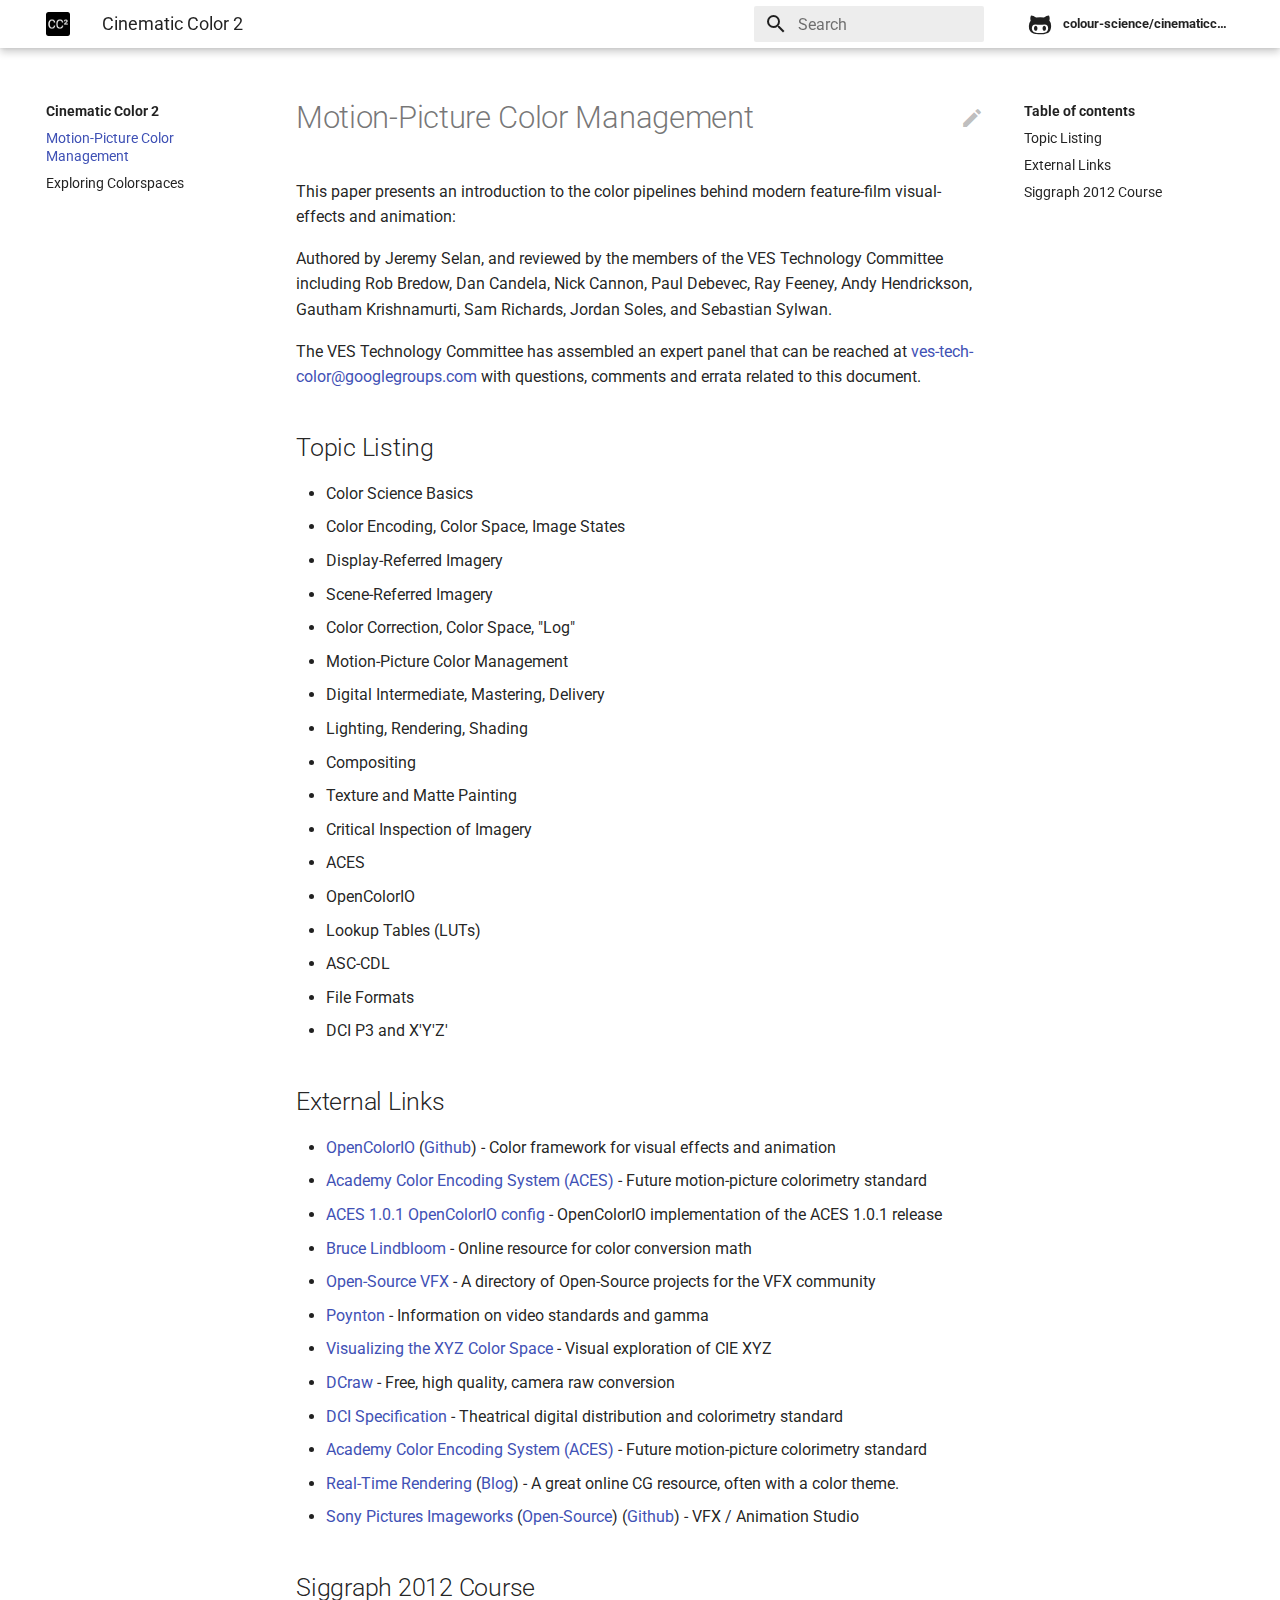
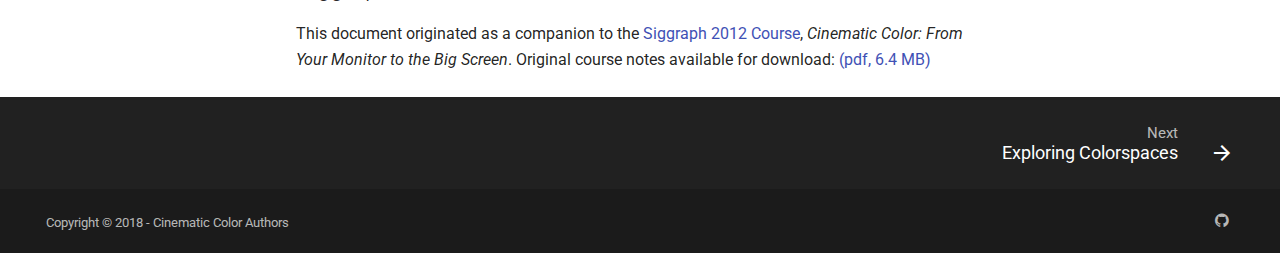
<file: index.html>
<!DOCTYPE html>
<html lang="en" class="no-js">
  <head>
    
      <meta charset="utf-8">
      <meta name="viewport" content="width=device-width,initial-scale=1">
      <meta http-equiv="x-ua-compatible" content="ie=edge">
      
        <meta name="description" content="Motion-Picture Color Management">
      
      
        <link rel="canonical" href="http://cinematiccolor.org/">
      
      
        <meta name="author" content="Cinematic Color 2 Authors">
      
      
        <meta name="lang:clipboard.copy" content="Copy to clipboard">
      
        <meta name="lang:clipboard.copied" content="Copied to clipboard">
      
        <meta name="lang:search.language" content="en">
      
        <meta name="lang:search.pipeline.stopwords" content="True">
      
        <meta name="lang:search.pipeline.trimmer" content="True">
      
        <meta name="lang:search.result.none" content="No matching documents">
      
        <meta name="lang:search.result.one" content="1 matching document">
      
        <meta name="lang:search.result.other" content="# matching documents">
      
        <meta name="lang:search.tokenizer" content="[\s\-]+">
      
      <link rel="shortcut icon" href="assets/images/favicon.ico">
      <meta name="generator" content="mkdocs-1.0.2, mkdocs-material-3.0.3">
    
    
      
        <title>Cinematic Color 2</title>
      
    
    
      <link rel="stylesheet" href="assets/stylesheets/application.451f80e5.css">
      
        <link rel="stylesheet" href="assets/stylesheets/application-palette.22915126.css">
      
      
        
        
        <meta name="theme-color" content="">
      
    
    
      <script src="assets/javascripts/modernizr.1aa3b519.js"></script>
    
    
      <link href="https://fonts.gstatic.com" rel="preconnect" crossorigin>
      
        <link rel="stylesheet" href="https://fonts.googleapis.com/css?family=Roboto:300,400,400i,700|Roboto+Mono">
        <style>body,input{font-family:"Roboto","Helvetica Neue",Helvetica,Arial,sans-serif}code,kbd,pre{font-family:"Roboto Mono","Courier New",Courier,monospace}</style>
      
    
    <link rel="stylesheet" href="assets/fonts/material-icons.css">
    
      <link rel="stylesheet" href="assets/stylesheets/extra.css">
    
    
  </head>
  
    
    
    <body dir="ltr" data-md-color-primary="white" data-md-color-accent="indigo">
  
    <svg class="md-svg">
      <defs>
        
        
          <svg xmlns="http://www.w3.org/2000/svg" width="416" height="448"
    viewBox="0 0 416 448" id="__github">
  <path fill="currentColor" d="M160 304q0 10-3.125 20.5t-10.75 19-18.125
        8.5-18.125-8.5-10.75-19-3.125-20.5 3.125-20.5 10.75-19 18.125-8.5
        18.125 8.5 10.75 19 3.125 20.5zM320 304q0 10-3.125 20.5t-10.75
        19-18.125 8.5-18.125-8.5-10.75-19-3.125-20.5 3.125-20.5 10.75-19
        18.125-8.5 18.125 8.5 10.75 19 3.125 20.5zM360
        304q0-30-17.25-51t-46.75-21q-10.25 0-48.75 5.25-17.75 2.75-39.25
        2.75t-39.25-2.75q-38-5.25-48.75-5.25-29.5 0-46.75 21t-17.25 51q0 22 8
        38.375t20.25 25.75 30.5 15 35 7.375 37.25 1.75h42q20.5 0
        37.25-1.75t35-7.375 30.5-15 20.25-25.75 8-38.375zM416 260q0 51.75-15.25
        82.75-9.5 19.25-26.375 33.25t-35.25 21.5-42.5 11.875-42.875 5.5-41.75
        1.125q-19.5 0-35.5-0.75t-36.875-3.125-38.125-7.5-34.25-12.875-30.25-20.25-21.5-28.75q-15.5-30.75-15.5-82.75
        0-59.25 34-99-6.75-20.5-6.75-42.5 0-29 12.75-54.5 27 0 47.5 9.875t47.25
        30.875q36.75-8.75 77.25-8.75 37 0 70 8 26.25-20.5
        46.75-30.25t47.25-9.75q12.75 25.5 12.75 54.5 0 21.75-6.75 42 34 40 34
        99.5z" />
</svg>
        
      </defs>
    </svg>
    <input class="md-toggle" data-md-toggle="drawer" type="checkbox" id="__drawer" autocomplete="off">
    <input class="md-toggle" data-md-toggle="search" type="checkbox" id="__search" autocomplete="off">
    <label class="md-overlay" data-md-component="overlay" for="__drawer"></label>
    
      <a href="#motion-picture-color-management" tabindex="1" class="md-skip">
        Skip to content
      </a>
    
    
      <header class="md-header" data-md-component="header">
  <nav class="md-header-nav md-grid">
    <div class="md-flex">
      <div class="md-flex__cell md-flex__cell--shrink">
        <a href="http://cinematiccolor.org/" title="Cinematic Color 2" class="md-header-nav__button md-logo">
          
            <img src="assets/images/favicon.png" width="24" height="24">
          
        </a>
      </div>
      <div class="md-flex__cell md-flex__cell--shrink">
        <label class="md-icon md-icon--menu md-header-nav__button" for="__drawer"></label>
      </div>
      <div class="md-flex__cell md-flex__cell--stretch">
        <div class="md-flex__ellipsis md-header-nav__title" data-md-component="title">
          
            
              <span class="md-header-nav__topic">
                Cinematic Color 2
              </span>
              <span class="md-header-nav__topic">
                Motion-Picture Color Management
              </span>
            
          
        </div>
      </div>
      <div class="md-flex__cell md-flex__cell--shrink">
        
          
            <label class="md-icon md-icon--search md-header-nav__button" for="__search"></label>
            
<div class="md-search" data-md-component="search" role="dialog">
  <label class="md-search__overlay" for="__search"></label>
  <div class="md-search__inner" role="search">
    <form class="md-search__form" name="search">
      <input type="text" class="md-search__input" name="query" placeholder="Search" autocapitalize="off" autocorrect="off" autocomplete="off" spellcheck="false" data-md-component="query" data-md-state="active">
      <label class="md-icon md-search__icon" for="__search"></label>
      <button type="reset" class="md-icon md-search__icon" data-md-component="reset" tabindex="-1">
        &#xE5CD;
      </button>
    </form>
    <div class="md-search__output">
      <div class="md-search__scrollwrap" data-md-scrollfix>
        <div class="md-search-result" data-md-component="result">
          <div class="md-search-result__meta">
            Type to start searching
          </div>
          <ol class="md-search-result__list"></ol>
        </div>
      </div>
    </div>
  </div>
</div>
          
        
      </div>
      
        <div class="md-flex__cell md-flex__cell--shrink">
          <div class="md-header-nav__source">
            


  


  <a href="https://github.com/colour-science/cinematiccolor/" title="Go to repository" class="md-source" data-md-source="github">
    
      <div class="md-source__icon">
        <svg viewBox="0 0 24 24" width="24" height="24">
          <use xlink:href="#__github" width="24" height="24"></use>
        </svg>
      </div>
    
    <div class="md-source__repository">
      colour-science/cinematiccolor
    </div>
  </a>

          </div>
        </div>
      
    </div>
  </nav>
</header>
    
    <div class="md-container">
      
        
      
      
      <main class="md-main">
        <div class="md-main__inner md-grid" data-md-component="container">
          
            
              <div class="md-sidebar md-sidebar--primary" data-md-component="navigation">
                <div class="md-sidebar__scrollwrap">
                  <div class="md-sidebar__inner">
                    <nav class="md-nav md-nav--primary" data-md-level="0">
  <label class="md-nav__title md-nav__title--site" for="__drawer">
    <a href="http://cinematiccolor.org/" title="Cinematic Color 2" class="md-nav__button md-logo">
      
        <img src="assets/images/favicon.png" width="48" height="48">
      
    </a>
    Cinematic Color 2
  </label>
  
    <div class="md-nav__source">
      


  


  <a href="https://github.com/colour-science/cinematiccolor/" title="Go to repository" class="md-source" data-md-source="github">
    
      <div class="md-source__icon">
        <svg viewBox="0 0 24 24" width="24" height="24">
          <use xlink:href="#__github" width="24" height="24"></use>
        </svg>
      </div>
    
    <div class="md-source__repository">
      colour-science/cinematiccolor
    </div>
  </a>

    </div>
  
  <ul class="md-nav__list" data-md-scrollfix>
    
      
      
      

  


  <li class="md-nav__item md-nav__item--active">
    
    <input class="md-toggle md-nav__toggle" data-md-toggle="toc" type="checkbox" id="__toc">
    
      
    
    
      <label class="md-nav__link md-nav__link--active" for="__toc">
        Motion-Picture Color Management
      </label>
    
    <a href="." title="Motion-Picture Color Management" class="md-nav__link md-nav__link--active">
      Motion-Picture Color Management
    </a>
    
      
<nav class="md-nav md-nav--secondary">
  
  
    
  
  
    <label class="md-nav__title" for="__toc">Table of contents</label>
    <ul class="md-nav__list" data-md-scrollfix>
      
        <li class="md-nav__item">
  <a href="#topic-listing" title="Topic Listing" class="md-nav__link">
    Topic Listing
  </a>
  
</li>
      
        <li class="md-nav__item">
  <a href="#external-links" title="External Links" class="md-nav__link">
    External Links
  </a>
  
</li>
      
        <li class="md-nav__item">
  <a href="#siggraph-2012-course" title="Siggraph 2012 Course" class="md-nav__link">
    Siggraph 2012 Course
  </a>
  
</li>
      
      
      
      
      
    </ul>
  
</nav>
    
  </li>

    
      
      
      


  <li class="md-nav__item">
    <a href="exploring-colorspaces/" title="Exploring Colorspaces" class="md-nav__link">
      Exploring Colorspaces
    </a>
  </li>

    
  </ul>
</nav>
                  </div>
                </div>
              </div>
            
            
              <div class="md-sidebar md-sidebar--secondary" data-md-component="toc">
                <div class="md-sidebar__scrollwrap">
                  <div class="md-sidebar__inner">
                    
<nav class="md-nav md-nav--secondary">
  
  
    
  
  
    <label class="md-nav__title" for="__toc">Table of contents</label>
    <ul class="md-nav__list" data-md-scrollfix>
      
        <li class="md-nav__item">
  <a href="#topic-listing" title="Topic Listing" class="md-nav__link">
    Topic Listing
  </a>
  
</li>
      
        <li class="md-nav__item">
  <a href="#external-links" title="External Links" class="md-nav__link">
    External Links
  </a>
  
</li>
      
        <li class="md-nav__item">
  <a href="#siggraph-2012-course" title="Siggraph 2012 Course" class="md-nav__link">
    Siggraph 2012 Course
  </a>
  
</li>
      
      
      
      
      
    </ul>
  
</nav>
                  </div>
                </div>
              </div>
            
          
          <div class="md-content">
            <article class="md-content__inner md-typeset">
              
                
                  <a href="https://github.com/colour-science/cinematiccolor/edit/master/docs/index.md" title="Edit this page" class="md-icon md-content__icon">&#xE3C9;</a>
                
                
                <h1 id="motion-picture-color-management">Motion-Picture Color Management</h1>
<p>This paper presents an introduction to the color pipelines behind modern
feature-film visual-effects and animation:</p>
<p>Authored by Jeremy Selan, and reviewed by the members of the VES
Technology Committee including Rob Bredow, Dan Candela, Nick Cannon,
Paul Debevec, Ray Feeney, Andy Hendrickson, Gautham Krishnamurti, Sam
Richards, Jordan Soles, and Sebastian Sylwan.</p>
<p>The VES Technology Committee has assembled an expert panel that can be
reached at
<a href="mailto:ves-tech-color@googlegroups.com">ves-tech-color@googlegroups.com</a>
with questions, comments and errata related to this document.</p>
<h2 id="topic-listing">Topic Listing</h2>
<ul>
<li>Color Science Basics</li>
<li>Color Encoding, Color Space, Image States</li>
<li>Display-Referred Imagery</li>
<li>Scene-Referred Imagery</li>
<li>Color Correction, Color Space, "Log"</li>
<li>Motion-Picture Color Management</li>
<li>Digital Intermediate, Mastering, Delivery</li>
<li>Lighting, Rendering, Shading</li>
<li>Compositing</li>
<li>Texture and Matte Painting</li>
<li>Critical Inspection of Imagery</li>
<li>ACES</li>
<li>OpenColorIO</li>
<li>Lookup Tables (LUTs)</li>
<li>ASC-CDL</li>
<li>File Formats</li>
<li>DCI P3 and X'Y'Z'</li>
</ul>
<h2 id="external-links">External Links</h2>
<ul>
<li><a href="http://opencolorio.org">OpenColorIO</a>
    (<a href="http://github.com/imageworks/OpenColorIO">Github</a>) - Color
    framework for visual effects and animation</li>
<li><a href="http://www.oscars.org/aces">Academy Color Encoding System (ACES)</a> -
    Future motion-picture colorimetry standard</li>
<li><a href="https://github.com/hpd/OpenColorIO-Configs/tree/master/aces_1.0.1">ACES 1.0.1 OpenColorIO
    config</a> -
    OpenColorIO implementation of the ACES 1.0.1 release</li>
<li><a href="http://brucelindbloom.com/">Bruce Lindbloom</a> - Online resource for
    color conversion math</li>
<li><a href="http://opensourcevfx.org/">Open-Source VFX</a> - A directory of
    Open-Source projects for the VFX community</li>
<li><a href="http://www.poynton.com/">Poynton</a> - Information on video standards
    and gamma</li>
<li><a href="http://www.youtube.com/watch?v=x0-qoXOCOow">Visualizing the XYZ Color
    Space</a> - Visual
    exploration of CIE XYZ</li>
<li><a href="http://www.cybercom.net/~dcoffin/dcraw/">DCraw</a> - Free, high
    quality, camera raw conversion</li>
<li><a href="http://www.dcimovies.com/">DCI Specification</a> - Theatrical digital
    distribution and colorimetry standard</li>
<li><a href="http://www.oscars.org/science-technology/council/projects/aces.html">Academy Color Encoding System
    (ACES)</a> -
    Future motion-picture colorimetry standard</li>
<li><a href="http://www.realtimerendering.com/">Real-Time Rendering</a>
    (<a href="http://www.realtimerendering.com/blog/">Blog</a>) - A great online CG
    resource, often with a color theme.</li>
<li><a href="http://imageworks.com/">Sony Pictures Imageworks</a>
    (<a href="http://opensource.imageworks.com">Open-Source</a>)
    (<a href="http://github.com/imageworks">Github</a>) - VFX / Animation Studio</li>
</ul>
<h2 id="siggraph-2012-course">Siggraph 2012 Course</h2>
<p>This document originated as a companion to the <a href="http://s2012.siggraph.org/attendees/sessions/cinematic-color-your-monitor-big-screen">Siggraph 2012
Course</a>,
<em>Cinematic Color: From Your Monitor to the Big Screen</em>. Original course
notes available for download: <a href="http://github.com/jeremyselan/cinematiccolor/raw/master/siggraph2012/cinematic_color.pdf">(pdf, 6.4
MB)</a></p>
                
                  
                
              
              
                


              
            </article>
          </div>
        </div>
      </main>
      
        <!--
  Copyright (c) 2016-2018 Martin Donath <martin.donath@squidfunk.com>

  Permission is hereby granted, free of charge, to any person obtaining a copy
  of this software and associated documentation files (the "Software"), to
  deal in the Software without restriction, including without limitation the
  rights to use, copy, modify, merge, publish, distribute, sublicense, and/or
  sell copies of the Software, and to permit persons to whom the Software is
  furnished to do so, subject to the following conditions:

  The above copyright notice and this permission notice shall be included in
  all copies or substantial portions of the Software.

  THE SOFTWARE IS PROVIDED "AS IS", WITHOUT WARRANTY OF ANY KIND, EXPRESS OR
  IMPLIED, INCLUDING BUT NOT LIMITED TO THE WARRANTIES OF MERCHANTABILITY,
  FITNESS FOR A PARTICULAR PURPOSE AND NON-INFRINGEMENT. IN NO EVENT SHALL THE
  AUTHORS OR COPYRIGHT HOLDERS BE LIABLE FOR ANY CLAIM, DAMAGES OR OTHER
  LIABILITY, WHETHER IN AN ACTION OF CONTRACT, TORT OR OTHERWISE, ARISING
  FROM, OUT OF OR IN CONNECTION WITH THE SOFTWARE OR THE USE OR OTHER DEALINGS
  IN THE SOFTWARE.
-->



<!-- Application footer -->
<footer class="md-footer">

  <!-- Link to previous and/or next page -->
  
    <div class="md-footer-nav">
      <nav class="md-footer-nav__inner md-grid">

        <!-- Link to previous page -->
        

        <!-- Link to next page -->
        
          <a href="exploring-colorspaces/"
              title="Exploring Colorspaces"
              class="md-flex md-footer-nav__link md-footer-nav__link--next"
              rel="next">
            <div class="md-flex__cell md-flex__cell--stretch
                  md-footer-nav__title">
              <span class="md-flex__ellipsis">
                <span class="md-footer-nav__direction">
                  Next
                </span>
                Exploring Colorspaces
              </span>
            </div>
            <div class="md-flex__cell md-flex__cell--shrink">
              <i class="md-icon md-icon--arrow-forward
                    md-footer-nav__button"></i>
            </div>
          </a>
        
      </nav>
    </div>
  

  <!-- Further information -->
  <div class="md-footer-meta md-typeset">
    <div class="md-footer-meta__inner md-grid">

      <!-- Copyright and theme information -->
      <div class="md-footer-copyright">
        
          <div class="md-footer-copyright__highlight">
            Copyright &copy; 2018 - <a href="mailto:ves-tech-color@googlegroups.com">Cinematic Color Authors</a>
          </div>
        
      </div>

      <!-- Social links -->
      
        
  <div class="md-footer-social">
    <link rel="stylesheet" href="./assets/fonts/font-awesome.css">
    
      <a href="https://github.com/colour-science/cinematiccolor" class="md-footer-social__link fa fa-github"></a>
    
  </div>

      
    </div>
  </div>
</footer>
      
    </div>
    
      <script src="assets/javascripts/application.583bbe55.js"></script>
      
      <script>app.initialize({version:"1.0.2",url:{base:"."}})</script>
      
    
    
      
    
  </body>
</html>
</file>
<file: assets/stylesheets/application.451f80e5.css>
@charset "UTF-8";
html {
  box-sizing: border-box; }

*,
*::before,
*::after {
  box-sizing: inherit; }

html {
  -webkit-text-size-adjust: none;
     -moz-text-size-adjust: none;
      -ms-text-size-adjust: none;
          text-size-adjust: none; }

body {
  margin: 0; }

hr {
  overflow: visible;
  box-sizing: content-box; }

a {
  -webkit-text-decoration-skip: objects; }

a,
button,
label,
input {
  -webkit-tap-highlight-color: transparent; }

a {
  color: inherit;
  text-decoration: none; }

small {
  font-size: 80%; }

sub,
sup {
  position: relative;
  font-size: 80%;
  line-height: 0;
  vertical-align: baseline; }

sub {
  bottom: -0.25em; }

sup {
  top: -0.5em; }

img {
  border-style: none; }

table {
  border-collapse: separate;
  border-spacing: 0; }

td,
th {
  font-weight: normal;
  vertical-align: top; }

button {
  margin: 0;
  padding: 0;
  border: 0;
  outline-style: none;
  background: transparent;
  font-size: inherit; }

input {
  border: 0;
  outline: 0; }

.md-icon, .md-clipboard::before, .md-nav__title::before, .md-nav__button, .md-nav__link::after, .md-search-result__article--document::before, .md-source-file::before, .md-typeset .admonition > .admonition-title::before, .md-typeset details > .admonition-title::before, .md-typeset .admonition > summary::before, .md-typeset details > summary::before, .md-typeset .footnote-backref, .md-typeset .critic.comment::before, .md-typeset summary::after, .md-typeset .task-list-control .task-list-indicator::before {
  font-family: "Material Icons";
  font-style: normal;
  font-variant: normal;
  font-weight: normal;
  line-height: 1;
  text-transform: none;
  white-space: nowrap;
  speak: none;
  word-wrap: normal;
  direction: ltr; }
  .md-content__icon, .md-header-nav__button, .md-footer-nav__button, .md-nav__title::before, .md-nav__button, .md-search-result__article--document::before {
    display: inline-block;
    margin: 0.4rem;
    padding: 0.8rem;
    font-size: 2.4rem;
    cursor: pointer; }

.md-icon--arrow-back::before {
  content: "\E5C4"; }

.md-icon--arrow-forward::before {
  content: "\E5C8"; }

.md-icon--menu::before {
  content: "\E5D2"; }

.md-icon--search::before {
  content: "\E8B6"; }

[dir="rtl"] .md-icon--arrow-back::before {
  content: "\E5C8"; }

[dir="rtl"] .md-icon--arrow-forward::before {
  content: "\E5C4"; }

body {
  -webkit-font-smoothing: antialiased;
  -moz-osx-font-smoothing: grayscale; }

body,
input {
  color: rgba(0, 0, 0, 0.87);
  -webkit-font-feature-settings: "kern", "liga";
          font-feature-settings: "kern", "liga";
  font-family: "Helvetica Neue", Helvetica, Arial, sans-serif; }

pre,
code,
kbd {
  color: rgba(0, 0, 0, 0.87);
  -webkit-font-feature-settings: "kern";
          font-feature-settings: "kern";
  font-family: "Courier New", Courier, monospace; }

.md-typeset {
  font-size: 1.6rem;
  line-height: 1.6;
  -webkit-print-color-adjust: exact; }
  .md-typeset p,
  .md-typeset ul,
  .md-typeset ol,
  .md-typeset blockquote {
    margin: 1em 0; }
  .md-typeset h1 {
    margin: 0 0 4rem;
    color: rgba(0, 0, 0, 0.54);
    font-size: 3.125rem;
    font-weight: 300;
    letter-spacing: -0.01em;
    line-height: 1.3; }
  .md-typeset h2 {
    margin: 4rem 0 1.6rem;
    font-size: 2.5rem;
    font-weight: 300;
    letter-spacing: -0.01em;
    line-height: 1.4; }
  .md-typeset h3 {
    margin: 3.2rem 0 1.6rem;
    font-size: 2rem;
    font-weight: 400;
    letter-spacing: -0.01em;
    line-height: 1.5; }
  .md-typeset h2 + h3 {
    margin-top: 1.6rem; }
  .md-typeset h4 {
    margin: 1.6rem 0;
    font-size: 1.6rem;
    font-weight: 700;
    letter-spacing: -0.01em; }
  .md-typeset h5,
  .md-typeset h6 {
    margin: 1.6rem 0;
    color: rgba(0, 0, 0, 0.54);
    font-size: 1.28rem;
    font-weight: 700;
    letter-spacing: -0.01em; }
  .md-typeset h5 {
    text-transform: uppercase; }
  .md-typeset hr {
    margin: 1.5em 0;
    border-bottom: 0.1rem dotted rgba(0, 0, 0, 0.26); }
  .md-typeset a {
    color: #3f51b5;
    word-break: break-word; }
    .md-typeset a, .md-typeset a::before {
      transition: color 0.125s; }
    .md-typeset a:hover, .md-typeset a:active {
      color: #536dfe; }
  .md-typeset code,
  .md-typeset pre {
    background-color: rgba(236, 236, 236, 0.5);
    color: #37474F;
    font-size: 85%;
    direction: ltr; }
  .md-typeset code {
    margin: 0 0.29412em;
    padding: 0.07353em 0;
    border-radius: 0.2rem;
    box-shadow: 0.29412em 0 0 rgba(236, 236, 236, 0.5), -0.29412em 0 0 rgba(236, 236, 236, 0.5);
    word-break: break-word;
    -webkit-box-decoration-break: clone;
            box-decoration-break: clone; }
  .md-typeset h1 code,
  .md-typeset h2 code,
  .md-typeset h3 code,
  .md-typeset h4 code,
  .md-typeset h5 code,
  .md-typeset h6 code {
    margin: 0;
    background-color: transparent;
    box-shadow: none; }
  .md-typeset a > code {
    margin: inherit;
    padding: inherit;
    border-radius: none;
    background-color: inherit;
    color: inherit;
    box-shadow: none; }
  .md-typeset pre {
    position: relative;
    margin: 1em 0;
    border-radius: 0.2rem;
    line-height: 1.4;
    -webkit-overflow-scrolling: touch; }
    .md-typeset pre > code {
      display: block;
      margin: 0;
      padding: 1.05rem 1.2rem;
      background-color: transparent;
      font-size: inherit;
      box-shadow: none;
      -webkit-box-decoration-break: none;
              box-decoration-break: none;
      overflow: auto; }
      .md-typeset pre > code::-webkit-scrollbar {
        width: 0.4rem;
        height: 0.4rem; }
      .md-typeset pre > code::-webkit-scrollbar-thumb {
        background-color: rgba(0, 0, 0, 0.26); }
        .md-typeset pre > code::-webkit-scrollbar-thumb:hover {
          background-color: #536dfe; }
  .md-typeset kbd {
    padding: 0 0.29412em;
    border: 0.1rem solid #c9c9c9;
    border-radius: 0.3rem;
    border-bottom-color: #bcbcbc;
    background-color: #FCFCFC;
    color: #555555;
    font-size: 85%;
    box-shadow: 0 0.1rem 0 #b0b0b0;
    word-break: break-word; }
  .md-typeset mark {
    margin: 0 0.25em;
    padding: 0.0625em 0;
    border-radius: 0.2rem;
    background-color: rgba(255, 235, 59, 0.5);
    box-shadow: 0.25em 0 0 rgba(255, 235, 59, 0.5), -0.25em 0 0 rgba(255, 235, 59, 0.5);
    word-break: break-word;
    -webkit-box-decoration-break: clone;
            box-decoration-break: clone; }
  .md-typeset abbr {
    border-bottom: 0.1rem dotted rgba(0, 0, 0, 0.54);
    text-decoration: none;
    cursor: help; }
  .md-typeset small {
    opacity: 0.75; }
  .md-typeset sup,
  .md-typeset sub {
    margin-left: 0.07812em; }
    [dir="rtl"] .md-typeset sup, [dir="rtl"]
    .md-typeset sub {
      margin-right: 0.07812em;
      margin-left: initial; }
  .md-typeset blockquote {
    padding-left: 1.2rem;
    border-left: 0.4rem solid rgba(0, 0, 0, 0.26);
    color: rgba(0, 0, 0, 0.54); }
    [dir="rtl"] .md-typeset blockquote {
      padding-right: 1.2rem;
      padding-left: initial;
      border-right: 0.4rem solid rgba(0, 0, 0, 0.26);
      border-left: initial; }
  .md-typeset ul {
    list-style-type: disc; }
  .md-typeset ul,
  .md-typeset ol {
    margin-left: 0.625em;
    padding: 0; }
    [dir="rtl"] .md-typeset ul, [dir="rtl"]
    .md-typeset ol {
      margin-right: 0.625em;
      margin-left: initial; }
    .md-typeset ul ol,
    .md-typeset ol ol {
      list-style-type: lower-alpha; }
      .md-typeset ul ol ol,
      .md-typeset ol ol ol {
        list-style-type: lower-roman; }
    .md-typeset ul li,
    .md-typeset ol li {
      margin-bottom: 0.5em;
      margin-left: 1.25em; }
      [dir="rtl"] .md-typeset ul li, [dir="rtl"]
      .md-typeset ol li {
        margin-right: 1.25em;
        margin-left: initial; }
      .md-typeset ul li p,
      .md-typeset ul li blockquote,
      .md-typeset ol li p,
      .md-typeset ol li blockquote {
        margin: 0.5em 0; }
      .md-typeset ul li:last-child,
      .md-typeset ol li:last-child {
        margin-bottom: 0; }
      .md-typeset ul li ul,
      .md-typeset ul li ol,
      .md-typeset ol li ul,
      .md-typeset ol li ol {
        margin: 0.5em 0 0.5em 0.625em; }
        [dir="rtl"] .md-typeset ul li ul, [dir="rtl"]
        .md-typeset ul li ol, [dir="rtl"]
        .md-typeset ol li ul, [dir="rtl"]
        .md-typeset ol li ol {
          margin-right: 0.625em;
          margin-left: initial; }
  .md-typeset dd {
    margin: 1em 0 1em 1.875em; }
    [dir="rtl"] .md-typeset dd {
      margin-right: 1.875em;
      margin-left: initial; }
  .md-typeset iframe,
  .md-typeset img,
  .md-typeset svg {
    max-width: 100%; }
  .md-typeset table:not([class]) {
    box-shadow: 0 2px 2px 0 rgba(0, 0, 0, 0.14), 0 1px 5px 0 rgba(0, 0, 0, 0.12), 0 3px 1px -2px rgba(0, 0, 0, 0.2);
    display: inline-block;
    max-width: 100%;
    border-radius: 0.2rem;
    font-size: 1.28rem;
    overflow: auto;
    -webkit-overflow-scrolling: touch; }
    .md-typeset table:not([class]) + * {
      margin-top: 1.5em; }
    .md-typeset table:not([class]) th:not([align]),
    .md-typeset table:not([class]) td:not([align]) {
      text-align: left; }
      [dir="rtl"] .md-typeset table:not([class]) th:not([align]), [dir="rtl"]
      .md-typeset table:not([class]) td:not([align]) {
        text-align: right; }
    .md-typeset table:not([class]) th {
      min-width: 10rem;
      padding: 1.2rem 1.6rem;
      background-color: rgba(0, 0, 0, 0.54);
      color: white;
      vertical-align: top; }
    .md-typeset table:not([class]) td {
      padding: 1.2rem 1.6rem;
      border-top: 0.1rem solid rgba(0, 0, 0, 0.07);
      vertical-align: top; }
    .md-typeset table:not([class]) tr:first-child td {
      border-top: 0; }
    .md-typeset table:not([class]) a {
      word-break: normal; }
  .md-typeset__scrollwrap {
    margin: 1em -1.6rem;
    overflow-x: auto;
    -webkit-overflow-scrolling: touch; }
  .md-typeset .md-typeset__table {
    display: inline-block;
    margin-bottom: 0.5em;
    padding: 0 1.6rem; }
    .md-typeset .md-typeset__table table {
      display: table;
      width: 100%;
      margin: 0;
      overflow: hidden; }

html {
  height: 100%;
  font-size: 62.5%;
  overflow-x: hidden; }

body {
  position: relative;
  height: 100%; }

hr {
  display: block;
  height: 0.1rem;
  padding: 0;
  border: 0; }

.md-svg {
  display: none; }

.md-grid {
  max-width: 122rem;
  margin-right: auto;
  margin-left: auto; }

.md-container,
.md-main {
  overflow: auto; }

.md-container {
  display: table;
  width: 100%;
  height: 100%;
  padding-top: 4.8rem;
  table-layout: fixed; }

.md-main {
  display: table-row;
  height: 100%; }
  .md-main__inner {
    height: 100%;
    padding-top: 3rem;
    padding-bottom: 0.1rem; }

.md-toggle {
  display: none; }

.md-overlay {
  position: fixed;
  top: 0;
  width: 0;
  height: 0;
  transition: width   0s 0.25s, height  0s 0.25s, opacity 0.25s;
  background-color: rgba(0, 0, 0, 0.54);
  opacity: 0;
  z-index: 3; }

.md-flex {
  display: table; }
  .md-flex__cell {
    display: table-cell;
    position: relative;
    vertical-align: top; }
    .md-flex__cell--shrink {
      width: 0%; }
    .md-flex__cell--stretch {
      display: table;
      width: 100%;
      table-layout: fixed; }
  .md-flex__ellipsis {
    display: table-cell;
    text-overflow: ellipsis;
    white-space: nowrap;
    overflow: hidden; }

.md-skip {
  position: fixed;
  width: 0.1rem;
  height: 0.1rem;
  margin: 1rem;
  padding: 0.6rem 1rem;
  clip: rect(0.1rem);
  -webkit-transform: translateY(0.8rem);
          transform: translateY(0.8rem);
  border-radius: 0.2rem;
  background-color: rgba(0, 0, 0, 0.87);
  color: white;
  font-size: 1.28rem;
  opacity: 0;
  overflow: hidden; }
  .md-skip:focus {
    width: auto;
    height: auto;
    clip: auto;
    -webkit-transform: translateX(0);
            transform: translateX(0);
    transition: opacity 0.175s 0.075s, -webkit-transform 0.25s cubic-bezier(0.4, 0, 0.2, 1);
    transition: transform 0.25s cubic-bezier(0.4, 0, 0.2, 1), opacity 0.175s 0.075s;
    transition: transform 0.25s cubic-bezier(0.4, 0, 0.2, 1), opacity 0.175s 0.075s, -webkit-transform 0.25s cubic-bezier(0.4, 0, 0.2, 1);
    opacity: 1;
    z-index: 10; }

@page {
  margin: 25mm; }

.md-clipboard {
  position: absolute;
  top: 0.6rem;
  right: 0.6rem;
  width: 2.8rem;
  height: 2.8rem;
  border-radius: 0.2rem;
  font-size: 1.6rem;
  cursor: pointer;
  z-index: 1;
  -webkit-backface-visibility: hidden;
          backface-visibility: hidden; }
  .md-clipboard::before {
    transition: color   0.25s, opacity 0.25s;
    color: rgba(0, 0, 0, 0.07);
    content: "\E14D"; }
    pre:hover .md-clipboard::before,
    .codehilite:hover .md-clipboard::before, .md-typeset .highlight:hover .md-clipboard::before {
      color: rgba(0, 0, 0, 0.54); }
  .md-clipboard:focus::before, .md-clipboard:hover::before {
    color: #536dfe; }
  .md-clipboard__message {
    display: block;
    position: absolute;
    top: 0;
    right: 3.4rem;
    padding: 0.6rem 1rem;
    -webkit-transform: translateX(0.8rem);
            transform: translateX(0.8rem);
    transition: opacity 0.175s, -webkit-transform 0.25s cubic-bezier(0.9, 0.1, 0.9, 0);
    transition: transform 0.25s cubic-bezier(0.9, 0.1, 0.9, 0), opacity 0.175s;
    transition: transform 0.25s cubic-bezier(0.9, 0.1, 0.9, 0), opacity 0.175s, -webkit-transform 0.25s cubic-bezier(0.9, 0.1, 0.9, 0);
    border-radius: 0.2rem;
    background-color: rgba(0, 0, 0, 0.54);
    color: white;
    font-size: 1.28rem;
    white-space: nowrap;
    opacity: 0;
    pointer-events: none; }
    .md-clipboard__message--active {
      -webkit-transform: translateX(0);
              transform: translateX(0);
      transition: opacity 0.175s 0.075s, -webkit-transform 0.25s cubic-bezier(0.4, 0, 0.2, 1);
      transition: transform 0.25s cubic-bezier(0.4, 0, 0.2, 1), opacity 0.175s 0.075s;
      transition: transform 0.25s cubic-bezier(0.4, 0, 0.2, 1), opacity 0.175s 0.075s, -webkit-transform 0.25s cubic-bezier(0.4, 0, 0.2, 1);
      opacity: 1;
      pointer-events: initial; }
    .md-clipboard__message::before {
      content: attr(aria-label); }
    .md-clipboard__message::after {
      display: block;
      position: absolute;
      top: 50%;
      right: -0.4rem;
      width: 0;
      margin-top: -0.4rem;
      border-width: 0.4rem 0 0.4rem 0.4rem;
      border-style: solid;
      border-color: transparent rgba(0, 0, 0, 0.54);
      content: ""; }

.md-content__inner {
  margin: 0 1.6rem 2.4rem;
  padding-top: 1.2rem; }
  .md-content__inner::before {
    display: block;
    height: 0.8rem;
    content: ""; }
  .md-content__inner > :last-child {
    margin-bottom: 0; }

.md-content__icon {
  position: relative;
  margin: 0.8rem 0;
  padding: 0;
  float: right; }
  .md-typeset .md-content__icon {
    color: rgba(0, 0, 0, 0.26); }

.md-header {
  position: fixed;
  top: 0;
  right: 0;
  left: 0;
  height: 4.8rem;
  transition: background-color 0.25s, color 0.25s;
  background-color: #3f51b5;
  color: white;
  box-shadow: none;
  z-index: 2;
  -webkit-backface-visibility: hidden;
          backface-visibility: hidden; }
  .no-js .md-header {
    transition: none;
    box-shadow: none; }
  .md-header[data-md-state="shadow"] {
    transition: background-color 0.25s, color 0.25s, box-shadow 0.25s;
    box-shadow: 0 0 0.4rem rgba(0, 0, 0, 0.1), 0 0.4rem 0.8rem rgba(0, 0, 0, 0.2); }

.md-header-nav {
  padding: 0 0.4rem; }
  .md-header-nav__button {
    position: relative;
    transition: opacity 0.25s;
    z-index: 1; }
    .md-header-nav__button:hover {
      opacity: 0.7; }
    .md-header-nav__button.md-logo * {
      display: block; }
    .no-js .md-header-nav__button.md-icon--search {
      display: none; }
  .md-header-nav__topic {
    display: block;
    position: absolute;
    transition: opacity 0.15s, -webkit-transform 0.4s cubic-bezier(0.1, 0.7, 0.1, 1);
    transition: transform 0.4s cubic-bezier(0.1, 0.7, 0.1, 1), opacity 0.15s;
    transition: transform 0.4s cubic-bezier(0.1, 0.7, 0.1, 1), opacity 0.15s, -webkit-transform 0.4s cubic-bezier(0.1, 0.7, 0.1, 1);
    text-overflow: ellipsis;
    white-space: nowrap;
    overflow: hidden; }
    .md-header-nav__topic + .md-header-nav__topic {
      -webkit-transform: translateX(2.5rem);
              transform: translateX(2.5rem);
      transition: opacity 0.15s, -webkit-transform 0.4s cubic-bezier(1, 0.7, 0.1, 0.1);
      transition: transform 0.4s cubic-bezier(1, 0.7, 0.1, 0.1), opacity 0.15s;
      transition: transform 0.4s cubic-bezier(1, 0.7, 0.1, 0.1), opacity 0.15s, -webkit-transform 0.4s cubic-bezier(1, 0.7, 0.1, 0.1);
      opacity: 0;
      z-index: -1;
      pointer-events: none; }
      [dir="rtl"] .md-header-nav__topic + .md-header-nav__topic {
        -webkit-transform: translateX(-2.5rem);
                transform: translateX(-2.5rem); }
    .no-js .md-header-nav__topic {
      position: initial; }
    .no-js .md-header-nav__topic + .md-header-nav__topic {
      display: none; }
  .md-header-nav__title {
    padding: 0 2rem;
    font-size: 1.8rem;
    line-height: 4.8rem; }
    .md-header-nav__title[data-md-state="active"] .md-header-nav__topic {
      -webkit-transform: translateX(-2.5rem);
              transform: translateX(-2.5rem);
      transition: opacity 0.15s, -webkit-transform 0.4s cubic-bezier(1, 0.7, 0.1, 0.1);
      transition: transform 0.4s cubic-bezier(1, 0.7, 0.1, 0.1), opacity 0.15s;
      transition: transform 0.4s cubic-bezier(1, 0.7, 0.1, 0.1), opacity 0.15s, -webkit-transform 0.4s cubic-bezier(1, 0.7, 0.1, 0.1);
      opacity: 0;
      z-index: -1;
      pointer-events: none; }
      [dir="rtl"] .md-header-nav__title[data-md-state="active"] .md-header-nav__topic {
        -webkit-transform: translateX(2.5rem);
                transform: translateX(2.5rem); }
      .md-header-nav__title[data-md-state="active"] .md-header-nav__topic + .md-header-nav__topic {
        -webkit-transform: translateX(0);
                transform: translateX(0);
        transition: opacity 0.15s, -webkit-transform 0.4s cubic-bezier(0.1, 0.7, 0.1, 1);
        transition: transform 0.4s cubic-bezier(0.1, 0.7, 0.1, 1), opacity 0.15s;
        transition: transform 0.4s cubic-bezier(0.1, 0.7, 0.1, 1), opacity 0.15s, -webkit-transform 0.4s cubic-bezier(0.1, 0.7, 0.1, 1);
        opacity: 1;
        z-index: 0;
        pointer-events: initial; }
  .md-header-nav__source {
    display: none; }

.md-hero {
  transition: background 0.25s;
  background-color: #3f51b5;
  color: white;
  font-size: 2rem;
  overflow: hidden; }
  .md-hero__inner {
    margin-top: 2rem;
    padding: 1.6rem 1.6rem 0.8rem;
    transition: opacity 0.25s, -webkit-transform 0.4s cubic-bezier(0.1, 0.7, 0.1, 1);
    transition: transform 0.4s cubic-bezier(0.1, 0.7, 0.1, 1), opacity 0.25s;
    transition: transform 0.4s cubic-bezier(0.1, 0.7, 0.1, 1), opacity 0.25s, -webkit-transform 0.4s cubic-bezier(0.1, 0.7, 0.1, 1);
    transition-delay: 0.1s; }
    [data-md-state="hidden"] .md-hero__inner {
      pointer-events: none;
      -webkit-transform: translateY(1.25rem);
              transform: translateY(1.25rem);
      transition: opacity   0.1s 0s, -webkit-transform 0s   0.4s;
      transition: transform 0s   0.4s, opacity   0.1s 0s;
      transition: transform 0s   0.4s, opacity   0.1s 0s, -webkit-transform 0s   0.4s;
      opacity: 0; }
    .md-hero--expand .md-hero__inner {
      margin-bottom: 2.4rem; }

.md-footer-nav {
  background-color: rgba(0, 0, 0, 0.87);
  color: white; }
  .md-footer-nav__inner {
    padding: 0.4rem;
    overflow: auto; }
  .md-footer-nav__link {
    padding-top: 2.8rem;
    padding-bottom: 0.8rem;
    transition: opacity 0.25s; }
    .md-footer-nav__link:hover {
      opacity: 0.7; }
    .md-footer-nav__link--prev {
      width: 25%;
      float: left; }
      [dir="rtl"] .md-footer-nav__link--prev {
        float: right; }
    .md-footer-nav__link--next {
      width: 75%;
      float: right;
      text-align: right; }
      [dir="rtl"] .md-footer-nav__link--next {
        float: left;
        text-align: left; }
  .md-footer-nav__button {
    transition: background 0.25s; }
  .md-footer-nav__title {
    position: relative;
    padding: 0 2rem;
    font-size: 1.8rem;
    line-height: 4.8rem; }
  .md-footer-nav__direction {
    position: absolute;
    right: 0;
    left: 0;
    margin-top: -2rem;
    padding: 0 2rem;
    color: rgba(255, 255, 255, 0.7);
    font-size: 1.5rem; }

.md-footer-meta {
  background-color: rgba(0, 0, 0, 0.895); }
  .md-footer-meta__inner {
    padding: 0.4rem;
    overflow: auto; }
  html .md-footer-meta.md-typeset a {
    color: rgba(255, 255, 255, 0.7); }
    html .md-footer-meta.md-typeset a:focus, html .md-footer-meta.md-typeset a:hover {
      color: white; }

.md-footer-copyright {
  margin: 0 1.2rem;
  padding: 0.8rem 0;
  color: rgba(255, 255, 255, 0.3);
  font-size: 1.28rem; }
  .md-footer-copyright__highlight {
    color: rgba(255, 255, 255, 0.7); }

.md-footer-social {
  margin: 0 0.8rem;
  padding: 0.4rem 0 1.2rem; }
  .md-footer-social__link {
    display: inline-block;
    width: 3.2rem;
    height: 3.2rem;
    font-size: 1.6rem;
    text-align: center; }
    .md-footer-social__link::before {
      line-height: 1.9; }

.md-nav {
  font-size: 1.4rem;
  line-height: 1.3; }
  .md-nav__title {
    display: block;
    padding: 0 1.2rem;
    font-weight: 700;
    text-overflow: ellipsis;
    overflow: hidden; }
    .md-nav__title::before {
      display: none;
      content: "\E5C4"; }
      [dir="rtl"] .md-nav__title::before {
        content: "\E5C8"; }
    .md-nav__title .md-nav__button {
      display: none; }
  .md-nav__list {
    margin: 0;
    padding: 0;
    list-style: none; }
  .md-nav__item {
    padding: 0 1.2rem; }
    .md-nav__item:last-child {
      padding-bottom: 1.2rem; }
    .md-nav__item .md-nav__item {
      padding-right: 0; }
      [dir="rtl"] .md-nav__item .md-nav__item {
        padding-right: 1.2rem;
        padding-left: 0; }
      .md-nav__item .md-nav__item:last-child {
        padding-bottom: 0; }
  .md-nav__button img {
    width: 100%;
    height: auto; }
  .md-nav__link {
    display: block;
    margin-top: 0.625em;
    transition: color 0.125s;
    text-overflow: ellipsis;
    cursor: pointer;
    overflow: hidden; }
    .md-nav__item--nested > .md-nav__link::after {
      content: "\E313"; }
    html .md-nav__link[for="__toc"] {
      display: none; }
      html .md-nav__link[for="__toc"] ~ .md-nav {
        display: none; }
      html .md-nav__link[for="__toc"] + .md-nav__link::after {
        display: none; }
    .md-nav__link[data-md-state="blur"] {
      color: rgba(0, 0, 0, 0.54); }
    .md-nav__link:active, .md-nav__link--active {
      color: #3f51b5; }
    .md-nav__item--nested > .md-nav__link {
      color: inherit; }
    .md-nav__link:focus, .md-nav__link:hover {
      color: #536dfe; }
  .md-nav__source {
    display: none; }

.no-js .md-search {
  display: none; }

.md-search__overlay {
  opacity: 0;
  z-index: 1; }

.md-search__form {
  position: relative; }

.md-search__input {
  position: relative;
  padding: 0 4.4rem 0 7.2rem;
  text-overflow: ellipsis;
  z-index: 2; }
  [dir="rtl"] .md-search__input {
    padding: 0 7.2rem 0 4.4rem; }
  .md-search__input::-webkit-input-placeholder {
    transition: color 0.25s cubic-bezier(0.1, 0.7, 0.1, 1); }
  .md-search__input:-ms-input-placeholder {
    transition: color 0.25s cubic-bezier(0.1, 0.7, 0.1, 1); }
  .md-search__input::-ms-input-placeholder {
    transition: color 0.25s cubic-bezier(0.1, 0.7, 0.1, 1); }
  .md-search__input::placeholder {
    transition: color 0.25s cubic-bezier(0.1, 0.7, 0.1, 1); }
  .md-search__input ~ .md-search__icon, .md-search__input::-webkit-input-placeholder {
    color: rgba(0, 0, 0, 0.54); }
  .md-search__input ~ .md-search__icon, .md-search__input:-ms-input-placeholder {
    color: rgba(0, 0, 0, 0.54); }
  .md-search__input ~ .md-search__icon, .md-search__input::-ms-input-placeholder {
    color: rgba(0, 0, 0, 0.54); }
  .md-search__input ~ .md-search__icon, .md-search__input::placeholder {
    color: rgba(0, 0, 0, 0.54); }
  .md-search__input::-ms-clear {
    display: none; }

.md-search__icon {
  position: absolute;
  transition: color 0.25s cubic-bezier(0.1, 0.7, 0.1, 1), opacity 0.25s;
  font-size: 2.4rem;
  cursor: pointer;
  z-index: 2; }
  .md-search__icon:hover {
    opacity: 0.7; }
  .md-search__icon[for="__search"] {
    top: 0.6rem;
    left: 1rem; }
    [dir="rtl"] .md-search__icon[for="__search"] {
      right: 1rem;
      left: initial; }
    .md-search__icon[for="__search"]::before {
      content: "\E8B6"; }
  .md-search__icon[type="reset"] {
    top: 0.6rem;
    right: 1rem;
    -webkit-transform: scale(0.125);
            transform: scale(0.125);
    transition: opacity 0.15s, -webkit-transform 0.15s cubic-bezier(0.1, 0.7, 0.1, 1);
    transition: transform 0.15s cubic-bezier(0.1, 0.7, 0.1, 1), opacity 0.15s;
    transition: transform 0.15s cubic-bezier(0.1, 0.7, 0.1, 1), opacity 0.15s, -webkit-transform 0.15s cubic-bezier(0.1, 0.7, 0.1, 1);
    opacity: 0; }
    [dir="rtl"] .md-search__icon[type="reset"] {
      right: initial;
      left: 1rem; }
    [data-md-toggle="search"]:checked ~ .md-header .md-search__input:valid ~ .md-search__icon[type="reset"] {
      -webkit-transform: scale(1);
              transform: scale(1);
      opacity: 1; }
      [data-md-toggle="search"]:checked ~ .md-header .md-search__input:valid ~ .md-search__icon[type="reset"]:hover {
        opacity: 0.7; }

.md-search__output {
  position: absolute;
  width: 100%;
  border-radius: 0 0 0.2rem 0.2rem;
  overflow: hidden;
  z-index: 1; }

.md-search__scrollwrap {
  height: 100%;
  background-color: white;
  box-shadow: 0 0.1rem 0 rgba(0, 0, 0, 0.07) inset;
  overflow-y: auto;
  -webkit-overflow-scrolling: touch; }

.md-search-result {
  color: rgba(0, 0, 0, 0.87);
  word-break: break-word; }
  .md-search-result__meta {
    padding: 0 1.6rem;
    background-color: rgba(0, 0, 0, 0.07);
    color: rgba(0, 0, 0, 0.54);
    font-size: 1.28rem;
    line-height: 3.6rem; }
  .md-search-result__list {
    margin: 0;
    padding: 0;
    border-top: 0.1rem solid rgba(0, 0, 0, 0.07);
    list-style: none; }
  .md-search-result__item {
    box-shadow: 0 -0.1rem 0 rgba(0, 0, 0, 0.07); }
  .md-search-result__link {
    display: block;
    transition: background 0.25s;
    outline: 0;
    overflow: hidden; }
    .md-search-result__link[data-md-state="active"], .md-search-result__link:hover {
      background-color: rgba(83, 109, 254, 0.1); }
      .md-search-result__link[data-md-state="active"] .md-search-result__article::before, .md-search-result__link:hover .md-search-result__article::before {
        opacity: 0.7; }
    .md-search-result__link:last-child .md-search-result__teaser {
      margin-bottom: 1.2rem; }
  .md-search-result__article {
    position: relative;
    padding: 0 1.6rem;
    overflow: auto; }
    .md-search-result__article--document::before {
      position: absolute;
      left: 0;
      margin: 0.2rem;
      transition: opacity 0.25s;
      color: rgba(0, 0, 0, 0.54);
      content: "\E880"; }
      [dir="rtl"] .md-search-result__article--document::before {
        right: 0;
        left: initial; }
    .md-search-result__article--document .md-search-result__title {
      margin: 1.1rem 0;
      font-size: 1.6rem;
      font-weight: 400;
      line-height: 1.4; }
  .md-search-result__title {
    margin: 0.5em 0;
    font-size: 1.28rem;
    font-weight: 700;
    line-height: 1.4; }
  .md-search-result__teaser {
    display: -webkit-box;
    max-height: 3.3rem;
    margin: 0.5em 0;
    color: rgba(0, 0, 0, 0.54);
    font-size: 1.28rem;
    line-height: 1.4;
    text-overflow: ellipsis;
    overflow: hidden;
    -webkit-line-clamp: 2; }
  .md-search-result em {
    font-style: normal;
    font-weight: 700;
    text-decoration: underline; }

.md-sidebar {
  position: absolute;
  width: 24.2rem;
  padding: 2.4rem 0;
  overflow: hidden; }
  .md-sidebar[data-md-state="lock"] {
    position: fixed;
    top: 4.8rem; }
  .md-sidebar--secondary {
    display: none; }
  .md-sidebar__scrollwrap {
    max-height: 100%;
    margin: 0 0.4rem;
    overflow-y: auto;
    -webkit-backface-visibility: hidden;
            backface-visibility: hidden; }
    .md-sidebar__scrollwrap::-webkit-scrollbar {
      width: 0.4rem;
      height: 0.4rem; }
    .md-sidebar__scrollwrap::-webkit-scrollbar-thumb {
      background-color: rgba(0, 0, 0, 0.26); }
      .md-sidebar__scrollwrap::-webkit-scrollbar-thumb:hover {
        background-color: #536dfe; }

@-webkit-keyframes md-source__facts--done {
  0% {
    height: 0; }
  100% {
    height: 1.3rem; } }

@keyframes md-source__facts--done {
  0% {
    height: 0; }
  100% {
    height: 1.3rem; } }

@-webkit-keyframes md-source__fact--done {
  0% {
    -webkit-transform: translateY(100%);
            transform: translateY(100%);
    opacity: 0; }
  50% {
    opacity: 0; }
  100% {
    -webkit-transform: translateY(0%);
            transform: translateY(0%);
    opacity: 1; } }

@keyframes md-source__fact--done {
  0% {
    -webkit-transform: translateY(100%);
            transform: translateY(100%);
    opacity: 0; }
  50% {
    opacity: 0; }
  100% {
    -webkit-transform: translateY(0%);
            transform: translateY(0%);
    opacity: 1; } }

.md-source {
  display: block;
  padding-right: 1.2rem;
  transition: opacity 0.25s;
  font-size: 1.3rem;
  line-height: 1.2;
  white-space: nowrap; }
  [dir="rtl"] .md-source {
    padding-right: initial;
    padding-left: 1.2rem; }
  .md-source:hover {
    opacity: 0.7; }
  .md-source::after {
    display: inline-block;
    height: 4.8rem;
    content: "";
    vertical-align: middle; }
  .md-source__icon {
    display: inline-block;
    width: 4.8rem;
    height: 4.8rem;
    content: "";
    vertical-align: middle; }
    .md-source__icon svg {
      width: 2.4rem;
      height: 2.4rem;
      margin-top: 1.2rem;
      margin-left: 1.2rem; }
      [dir="rtl"] .md-source__icon svg {
        margin-right: 1.2rem;
        margin-left: initial; }
    .md-source__icon + .md-source__repository {
      margin-left: -4.4rem;
      padding-left: 4rem; }
      [dir="rtl"] .md-source__icon + .md-source__repository {
        margin-right: -4.4rem;
        margin-left: initial;
        padding-right: 4rem;
        padding-left: initial; }
  .md-source__repository {
    display: inline-block;
    max-width: 100%;
    margin-left: 1.2rem;
    font-weight: 700;
    text-overflow: ellipsis;
    overflow: hidden;
    vertical-align: middle; }
  .md-source__facts {
    margin: 0;
    padding: 0;
    font-size: 1.1rem;
    font-weight: 700;
    list-style-type: none;
    opacity: 0.75;
    overflow: hidden; }
    [data-md-state="done"] .md-source__facts {
      -webkit-animation: md-source__facts--done 0.25s ease-in;
              animation: md-source__facts--done 0.25s ease-in; }
  .md-source__fact {
    float: left; }
    [dir="rtl"] .md-source__fact {
      float: right; }
    [data-md-state="done"] .md-source__fact {
      -webkit-animation: md-source__fact--done 0.4s ease-out;
              animation: md-source__fact--done 0.4s ease-out; }
    .md-source__fact::before {
      margin: 0 0.2rem;
      content: "\B7"; }
    .md-source__fact:first-child::before {
      display: none; }

.md-source-file {
  display: inline-block;
  margin: 1em 0.5em 1em 0;
  padding-right: 0.5rem;
  border-radius: 0.2rem;
  background-color: rgba(0, 0, 0, 0.07);
  font-size: 1.28rem;
  list-style-type: none;
  cursor: pointer;
  overflow: hidden; }
  .md-source-file::before {
    display: inline-block;
    margin-right: 0.5rem;
    padding: 0.5rem;
    background-color: rgba(0, 0, 0, 0.26);
    color: white;
    font-size: 1.6rem;
    content: "\E86F";
    vertical-align: middle; }
  html .md-source-file {
    transition: background 0.4s, color 0.4s, box-shadow 0.4s cubic-bezier(0.4, 0, 0.2, 1); }
    html .md-source-file::before {
      transition: inherit; }
  html body .md-typeset .md-source-file {
    color: rgba(0, 0, 0, 0.54); }
  .md-source-file:hover {
    box-shadow: 0 0 8px rgba(0, 0, 0, 0.18), 0 8px 16px rgba(0, 0, 0, 0.36); }
    .md-source-file:hover::before {
      background-color: #536dfe; }

.md-tabs {
  width: 100%;
  transition: background 0.25s;
  background-color: #3f51b5;
  color: white;
  overflow: auto; }
  .md-tabs__list {
    margin: 0;
    margin-left: 0.4rem;
    padding: 0;
    list-style: none;
    white-space: nowrap; }
  .md-tabs__item {
    display: inline-block;
    height: 4.8rem;
    padding-right: 1.2rem;
    padding-left: 1.2rem; }
  .md-tabs__link {
    display: block;
    margin-top: 1.6rem;
    transition: opacity 0.25s, -webkit-transform 0.4s cubic-bezier(0.1, 0.7, 0.1, 1);
    transition: transform 0.4s cubic-bezier(0.1, 0.7, 0.1, 1), opacity 0.25s;
    transition: transform 0.4s cubic-bezier(0.1, 0.7, 0.1, 1), opacity 0.25s, -webkit-transform 0.4s cubic-bezier(0.1, 0.7, 0.1, 1);
    font-size: 1.4rem;
    opacity: 0.7; }
    .md-tabs__link--active, .md-tabs__link:hover {
      color: inherit;
      opacity: 1; }
    .md-tabs__item:nth-child(2) .md-tabs__link {
      transition-delay: 0.02s; }
    .md-tabs__item:nth-child(3) .md-tabs__link {
      transition-delay: 0.04s; }
    .md-tabs__item:nth-child(4) .md-tabs__link {
      transition-delay: 0.06s; }
    .md-tabs__item:nth-child(5) .md-tabs__link {
      transition-delay: 0.08s; }
    .md-tabs__item:nth-child(6) .md-tabs__link {
      transition-delay: 0.1s; }
    .md-tabs__item:nth-child(7) .md-tabs__link {
      transition-delay: 0.12s; }
    .md-tabs__item:nth-child(8) .md-tabs__link {
      transition-delay: 0.14s; }
    .md-tabs__item:nth-child(9) .md-tabs__link {
      transition-delay: 0.16s; }
    .md-tabs__item:nth-child(10) .md-tabs__link {
      transition-delay: 0.18s; }
    .md-tabs__item:nth-child(11) .md-tabs__link {
      transition-delay: 0.2s; }
    .md-tabs__item:nth-child(12) .md-tabs__link {
      transition-delay: 0.22s; }
    .md-tabs__item:nth-child(13) .md-tabs__link {
      transition-delay: 0.24s; }
    .md-tabs__item:nth-child(14) .md-tabs__link {
      transition-delay: 0.26s; }
    .md-tabs__item:nth-child(15) .md-tabs__link {
      transition-delay: 0.28s; }
    .md-tabs__item:nth-child(16) .md-tabs__link {
      transition-delay: 0.3s; }
  .md-tabs[data-md-state="hidden"] {
    pointer-events: none; }
    .md-tabs[data-md-state="hidden"] .md-tabs__link {
      -webkit-transform: translateY(50%);
              transform: translateY(50%);
      transition: color     0.25s, opacity   0.1s, -webkit-transform 0s 0.4s;
      transition: color     0.25s, transform 0s 0.4s, opacity   0.1s;
      transition: color     0.25s, transform 0s 0.4s, opacity   0.1s, -webkit-transform 0s 0.4s;
      opacity: 0; }

.md-typeset .admonition, .md-typeset details {
  box-shadow: 0 2px 2px 0 rgba(0, 0, 0, 0.14), 0 1px 5px 0 rgba(0, 0, 0, 0.12), 0 3px 1px -2px rgba(0, 0, 0, 0.2);
  position: relative;
  margin: 1.5625em 0;
  padding: 0 1.2rem;
  border-left: 0.4rem solid #448aff;
  border-radius: 0.2rem;
  font-size: 1.28rem;
  overflow: auto; }
  [dir="rtl"] .md-typeset .admonition, [dir="rtl"] .md-typeset details {
    border-right: 0.4rem solid #448aff;
    border-left: none; }
  html .md-typeset .admonition > :last-child, html .md-typeset details > :last-child {
    margin-bottom: 1.2rem; }
  .md-typeset .admonition .admonition, .md-typeset details .admonition, .md-typeset .admonition details, .md-typeset details details {
    margin: 1em 0; }
  .md-typeset .admonition > .admonition-title, .md-typeset details > .admonition-title, .md-typeset .admonition > summary, .md-typeset details > summary {
    margin: 0 -1.2rem;
    padding: 0.8rem 1.2rem 0.8rem 4rem;
    border-bottom: 0.1rem solid rgba(68, 138, 255, 0.1);
    background-color: rgba(68, 138, 255, 0.1);
    font-weight: 700; }
    [dir="rtl"] .md-typeset .admonition > .admonition-title, [dir="rtl"] .md-typeset details > .admonition-title, [dir="rtl"] .md-typeset .admonition > summary, [dir="rtl"] .md-typeset details > summary {
      padding: 0.8rem 4rem 0.8rem 1.2rem; }
    .md-typeset .admonition > .admonition-title:last-child, .md-typeset details > .admonition-title:last-child, .md-typeset .admonition > summary:last-child, .md-typeset details > summary:last-child {
      margin-bottom: 0; }
    .md-typeset .admonition > .admonition-title::before, .md-typeset details > .admonition-title::before, .md-typeset .admonition > summary::before, .md-typeset details > summary::before {
      position: absolute;
      left: 1.2rem;
      color: #448aff;
      font-size: 2rem;
      content: "\E3C9"; }
      [dir="rtl"] .md-typeset .admonition > .admonition-title::before, [dir="rtl"] .md-typeset details > .admonition-title::before, [dir="rtl"] .md-typeset .admonition > summary::before, [dir="rtl"] .md-typeset details > summary::before {
        right: 1.2rem;
        left: initial; }
  .md-typeset .admonition.summary, .md-typeset details.summary, .md-typeset .admonition.tldr, .md-typeset details.tldr, .md-typeset .admonition.abstract, .md-typeset details.abstract {
    border-left-color: #00b0ff; }
    [dir="rtl"] .md-typeset .admonition.summary, [dir="rtl"] .md-typeset details.summary, [dir="rtl"] .md-typeset .admonition.tldr, [dir="rtl"] .md-typeset details.tldr, [dir="rtl"] .md-typeset .admonition.abstract, [dir="rtl"] .md-typeset details.abstract {
      border-right-color: #00b0ff; }
    .md-typeset .admonition.summary > .admonition-title, .md-typeset details.summary > .admonition-title, .md-typeset .admonition.tldr > .admonition-title, .md-typeset details.tldr > .admonition-title, .md-typeset .admonition.summary > summary, .md-typeset details.summary > summary, .md-typeset .admonition.tldr > summary, .md-typeset details.tldr > summary, .md-typeset .admonition.abstract > .admonition-title, .md-typeset details.abstract > .admonition-title, .md-typeset .admonition.abstract > summary, .md-typeset details.abstract > summary {
      border-bottom-color: 0.1rem solid rgba(0, 176, 255, 0.1);
      background-color: rgba(0, 176, 255, 0.1); }
      .md-typeset .admonition.summary > .admonition-title::before, .md-typeset details.summary > .admonition-title::before, .md-typeset .admonition.tldr > .admonition-title::before, .md-typeset details.tldr > .admonition-title::before, .md-typeset .admonition.summary > summary::before, .md-typeset details.summary > summary::before, .md-typeset .admonition.tldr > summary::before, .md-typeset details.tldr > summary::before, .md-typeset .admonition.abstract > .admonition-title::before, .md-typeset details.abstract > .admonition-title::before, .md-typeset .admonition.abstract > summary::before, .md-typeset details.abstract > summary::before {
        color: #00b0ff;
        content: "\E8D2"; }
  .md-typeset .admonition.todo, .md-typeset details.todo, .md-typeset .admonition.info, .md-typeset details.info {
    border-left-color: #00b8d4; }
    [dir="rtl"] .md-typeset .admonition.todo, [dir="rtl"] .md-typeset details.todo, [dir="rtl"] .md-typeset .admonition.info, [dir="rtl"] .md-typeset details.info {
      border-right-color: #00b8d4; }
    .md-typeset .admonition.todo > .admonition-title, .md-typeset details.todo > .admonition-title, .md-typeset .admonition.todo > summary, .md-typeset details.todo > summary, .md-typeset .admonition.info > .admonition-title, .md-typeset details.info > .admonition-title, .md-typeset .admonition.info > summary, .md-typeset details.info > summary {
      border-bottom-color: 0.1rem solid rgba(0, 184, 212, 0.1);
      background-color: rgba(0, 184, 212, 0.1); }
      .md-typeset .admonition.todo > .admonition-title::before, .md-typeset details.todo > .admonition-title::before, .md-typeset .admonition.todo > summary::before, .md-typeset details.todo > summary::before, .md-typeset .admonition.info > .admonition-title::before, .md-typeset details.info > .admonition-title::before, .md-typeset .admonition.info > summary::before, .md-typeset details.info > summary::before {
        color: #00b8d4;
        content: "\E88E"; }
  .md-typeset .admonition.hint, .md-typeset details.hint, .md-typeset .admonition.important, .md-typeset details.important, .md-typeset .admonition.tip, .md-typeset details.tip {
    border-left-color: #00bfa5; }
    [dir="rtl"] .md-typeset .admonition.hint, [dir="rtl"] .md-typeset details.hint, [dir="rtl"] .md-typeset .admonition.important, [dir="rtl"] .md-typeset details.important, [dir="rtl"] .md-typeset .admonition.tip, [dir="rtl"] .md-typeset details.tip {
      border-right-color: #00bfa5; }
    .md-typeset .admonition.hint > .admonition-title, .md-typeset details.hint > .admonition-title, .md-typeset .admonition.important > .admonition-title, .md-typeset details.important > .admonition-title, .md-typeset .admonition.hint > summary, .md-typeset details.hint > summary, .md-typeset .admonition.important > summary, .md-typeset details.important > summary, .md-typeset .admonition.tip > .admonition-title, .md-typeset details.tip > .admonition-title, .md-typeset .admonition.tip > summary, .md-typeset details.tip > summary {
      border-bottom-color: 0.1rem solid rgba(0, 191, 165, 0.1);
      background-color: rgba(0, 191, 165, 0.1); }
      .md-typeset .admonition.hint > .admonition-title::before, .md-typeset details.hint > .admonition-title::before, .md-typeset .admonition.important > .admonition-title::before, .md-typeset details.important > .admonition-title::before, .md-typeset .admonition.hint > summary::before, .md-typeset details.hint > summary::before, .md-typeset .admonition.important > summary::before, .md-typeset details.important > summary::before, .md-typeset .admonition.tip > .admonition-title::before, .md-typeset details.tip > .admonition-title::before, .md-typeset .admonition.tip > summary::before, .md-typeset details.tip > summary::before {
        color: #00bfa5;
        content: "\E80E"; }
  .md-typeset .admonition.check, .md-typeset details.check, .md-typeset .admonition.done, .md-typeset details.done, .md-typeset .admonition.success, .md-typeset details.success {
    border-left-color: #00c853; }
    [dir="rtl"] .md-typeset .admonition.check, [dir="rtl"] .md-typeset details.check, [dir="rtl"] .md-typeset .admonition.done, [dir="rtl"] .md-typeset details.done, [dir="rtl"] .md-typeset .admonition.success, [dir="rtl"] .md-typeset details.success {
      border-right-color: #00c853; }
    .md-typeset .admonition.check > .admonition-title, .md-typeset details.check > .admonition-title, .md-typeset .admonition.done > .admonition-title, .md-typeset details.done > .admonition-title, .md-typeset .admonition.check > summary, .md-typeset details.check > summary, .md-typeset .admonition.done > summary, .md-typeset details.done > summary, .md-typeset .admonition.success > .admonition-title, .md-typeset details.success > .admonition-title, .md-typeset .admonition.success > summary, .md-typeset details.success > summary {
      border-bottom-color: 0.1rem solid rgba(0, 200, 83, 0.1);
      background-color: rgba(0, 200, 83, 0.1); }
      .md-typeset .admonition.check > .admonition-title::before, .md-typeset details.check > .admonition-title::before, .md-typeset .admonition.done > .admonition-title::before, .md-typeset details.done > .admonition-title::before, .md-typeset .admonition.check > summary::before, .md-typeset details.check > summary::before, .md-typeset .admonition.done > summary::before, .md-typeset details.done > summary::before, .md-typeset .admonition.success > .admonition-title::before, .md-typeset details.success > .admonition-title::before, .md-typeset .admonition.success > summary::before, .md-typeset details.success > summary::before {
        color: #00c853;
        content: "\E876"; }
  .md-typeset .admonition.help, .md-typeset details.help, .md-typeset .admonition.faq, .md-typeset details.faq, .md-typeset .admonition.question, .md-typeset details.question {
    border-left-color: #64dd17; }
    [dir="rtl"] .md-typeset .admonition.help, [dir="rtl"] .md-typeset details.help, [dir="rtl"] .md-typeset .admonition.faq, [dir="rtl"] .md-typeset details.faq, [dir="rtl"] .md-typeset .admonition.question, [dir="rtl"] .md-typeset details.question {
      border-right-color: #64dd17; }
    .md-typeset .admonition.help > .admonition-title, .md-typeset details.help > .admonition-title, .md-typeset .admonition.faq > .admonition-title, .md-typeset details.faq > .admonition-title, .md-typeset .admonition.help > summary, .md-typeset details.help > summary, .md-typeset .admonition.faq > summary, .md-typeset details.faq > summary, .md-typeset .admonition.question > .admonition-title, .md-typeset details.question > .admonition-title, .md-typeset .admonition.question > summary, .md-typeset details.question > summary {
      border-bottom-color: 0.1rem solid rgba(100, 221, 23, 0.1);
      background-color: rgba(100, 221, 23, 0.1); }
      .md-typeset .admonition.help > .admonition-title::before, .md-typeset details.help > .admonition-title::before, .md-typeset .admonition.faq > .admonition-title::before, .md-typeset details.faq > .admonition-title::before, .md-typeset .admonition.help > summary::before, .md-typeset details.help > summary::before, .md-typeset .admonition.faq > summary::before, .md-typeset details.faq > summary::before, .md-typeset .admonition.question > .admonition-title::before, .md-typeset details.question > .admonition-title::before, .md-typeset .admonition.question > summary::before, .md-typeset details.question > summary::before {
        color: #64dd17;
        content: "\E887"; }
  .md-typeset .admonition.caution, .md-typeset details.caution, .md-typeset .admonition.attention, .md-typeset details.attention, .md-typeset .admonition.warning, .md-typeset details.warning {
    border-left-color: #ff9100; }
    [dir="rtl"] .md-typeset .admonition.caution, [dir="rtl"] .md-typeset details.caution, [dir="rtl"] .md-typeset .admonition.attention, [dir="rtl"] .md-typeset details.attention, [dir="rtl"] .md-typeset .admonition.warning, [dir="rtl"] .md-typeset details.warning {
      border-right-color: #ff9100; }
    .md-typeset .admonition.caution > .admonition-title, .md-typeset details.caution > .admonition-title, .md-typeset .admonition.attention > .admonition-title, .md-typeset details.attention > .admonition-title, .md-typeset .admonition.caution > summary, .md-typeset details.caution > summary, .md-typeset .admonition.attention > summary, .md-typeset details.attention > summary, .md-typeset .admonition.warning > .admonition-title, .md-typeset details.warning > .admonition-title, .md-typeset .admonition.warning > summary, .md-typeset details.warning > summary {
      border-bottom-color: 0.1rem solid rgba(255, 145, 0, 0.1);
      background-color: rgba(255, 145, 0, 0.1); }
      .md-typeset .admonition.caution > .admonition-title::before, .md-typeset details.caution > .admonition-title::before, .md-typeset .admonition.attention > .admonition-title::before, .md-typeset details.attention > .admonition-title::before, .md-typeset .admonition.caution > summary::before, .md-typeset details.caution > summary::before, .md-typeset .admonition.attention > summary::before, .md-typeset details.attention > summary::before, .md-typeset .admonition.warning > .admonition-title::before, .md-typeset details.warning > .admonition-title::before, .md-typeset .admonition.warning > summary::before, .md-typeset details.warning > summary::before {
        color: #ff9100;
        content: "\E002"; }
  .md-typeset .admonition.fail, .md-typeset details.fail, .md-typeset .admonition.missing, .md-typeset details.missing, .md-typeset .admonition.failure, .md-typeset details.failure {
    border-left-color: #ff5252; }
    [dir="rtl"] .md-typeset .admonition.fail, [dir="rtl"] .md-typeset details.fail, [dir="rtl"] .md-typeset .admonition.missing, [dir="rtl"] .md-typeset details.missing, [dir="rtl"] .md-typeset .admonition.failure, [dir="rtl"] .md-typeset details.failure {
      border-right-color: #ff5252; }
    .md-typeset .admonition.fail > .admonition-title, .md-typeset details.fail > .admonition-title, .md-typeset .admonition.missing > .admonition-title, .md-typeset details.missing > .admonition-title, .md-typeset .admonition.fail > summary, .md-typeset details.fail > summary, .md-typeset .admonition.missing > summary, .md-typeset details.missing > summary, .md-typeset .admonition.failure > .admonition-title, .md-typeset details.failure > .admonition-title, .md-typeset .admonition.failure > summary, .md-typeset details.failure > summary {
      border-bottom-color: 0.1rem solid rgba(255, 82, 82, 0.1);
      background-color: rgba(255, 82, 82, 0.1); }
      .md-typeset .admonition.fail > .admonition-title::before, .md-typeset details.fail > .admonition-title::before, .md-typeset .admonition.missing > .admonition-title::before, .md-typeset details.missing > .admonition-title::before, .md-typeset .admonition.fail > summary::before, .md-typeset details.fail > summary::before, .md-typeset .admonition.missing > summary::before, .md-typeset details.missing > summary::before, .md-typeset .admonition.failure > .admonition-title::before, .md-typeset details.failure > .admonition-title::before, .md-typeset .admonition.failure > summary::before, .md-typeset details.failure > summary::before {
        color: #ff5252;
        content: "\E14C"; }
  .md-typeset .admonition.error, .md-typeset details.error, .md-typeset .admonition.danger, .md-typeset details.danger {
    border-left-color: #ff1744; }
    [dir="rtl"] .md-typeset .admonition.error, [dir="rtl"] .md-typeset details.error, [dir="rtl"] .md-typeset .admonition.danger, [dir="rtl"] .md-typeset details.danger {
      border-right-color: #ff1744; }
    .md-typeset .admonition.error > .admonition-title, .md-typeset details.error > .admonition-title, .md-typeset .admonition.error > summary, .md-typeset details.error > summary, .md-typeset .admonition.danger > .admonition-title, .md-typeset details.danger > .admonition-title, .md-typeset .admonition.danger > summary, .md-typeset details.danger > summary {
      border-bottom-color: 0.1rem solid rgba(255, 23, 68, 0.1);
      background-color: rgba(255, 23, 68, 0.1); }
      .md-typeset .admonition.error > .admonition-title::before, .md-typeset details.error > .admonition-title::before, .md-typeset .admonition.error > summary::before, .md-typeset details.error > summary::before, .md-typeset .admonition.danger > .admonition-title::before, .md-typeset details.danger > .admonition-title::before, .md-typeset .admonition.danger > summary::before, .md-typeset details.danger > summary::before {
        color: #ff1744;
        content: "\E3E7"; }
  .md-typeset .admonition.bug, .md-typeset details.bug {
    border-left-color: #f50057; }
    [dir="rtl"] .md-typeset .admonition.bug, [dir="rtl"] .md-typeset details.bug {
      border-right-color: #f50057; }
    .md-typeset .admonition.bug > .admonition-title, .md-typeset details.bug > .admonition-title, .md-typeset .admonition.bug > summary, .md-typeset details.bug > summary {
      border-bottom-color: 0.1rem solid rgba(245, 0, 87, 0.1);
      background-color: rgba(245, 0, 87, 0.1); }
      .md-typeset .admonition.bug > .admonition-title::before, .md-typeset details.bug > .admonition-title::before, .md-typeset .admonition.bug > summary::before, .md-typeset details.bug > summary::before {
        color: #f50057;
        content: "\E868"; }
  .md-typeset .admonition.example, .md-typeset details.example {
    border-left-color: #651fff; }
    [dir="rtl"] .md-typeset .admonition.example, [dir="rtl"] .md-typeset details.example {
      border-right-color: #651fff; }
    .md-typeset .admonition.example > .admonition-title, .md-typeset details.example > .admonition-title, .md-typeset .admonition.example > summary, .md-typeset details.example > summary {
      border-bottom-color: 0.1rem solid rgba(101, 31, 255, 0.1);
      background-color: rgba(101, 31, 255, 0.1); }
      .md-typeset .admonition.example > .admonition-title::before, .md-typeset details.example > .admonition-title::before, .md-typeset .admonition.example > summary::before, .md-typeset details.example > summary::before {
        color: #651fff;
        content: "\E242"; }
  .md-typeset .admonition.cite, .md-typeset details.cite, .md-typeset .admonition.quote, .md-typeset details.quote {
    border-left-color: #9e9e9e; }
    [dir="rtl"] .md-typeset .admonition.cite, [dir="rtl"] .md-typeset details.cite, [dir="rtl"] .md-typeset .admonition.quote, [dir="rtl"] .md-typeset details.quote {
      border-right-color: #9e9e9e; }
    .md-typeset .admonition.cite > .admonition-title, .md-typeset details.cite > .admonition-title, .md-typeset .admonition.cite > summary, .md-typeset details.cite > summary, .md-typeset .admonition.quote > .admonition-title, .md-typeset details.quote > .admonition-title, .md-typeset .admonition.quote > summary, .md-typeset details.quote > summary {
      border-bottom-color: 0.1rem solid rgba(158, 158, 158, 0.1);
      background-color: rgba(158, 158, 158, 0.1); }
      .md-typeset .admonition.cite > .admonition-title::before, .md-typeset details.cite > .admonition-title::before, .md-typeset .admonition.cite > summary::before, .md-typeset details.cite > summary::before, .md-typeset .admonition.quote > .admonition-title::before, .md-typeset details.quote > .admonition-title::before, .md-typeset .admonition.quote > summary::before, .md-typeset details.quote > summary::before {
        color: #9e9e9e;
        content: "\E244"; }

.codehilite .o, .md-typeset .highlight .o {
  color: inherit; }

.codehilite .ow, .md-typeset .highlight .ow {
  color: inherit; }

.codehilite .ge, .md-typeset .highlight .ge {
  color: #000000; }

.codehilite .gr, .md-typeset .highlight .gr {
  color: #AA0000; }

.codehilite .gh, .md-typeset .highlight .gh {
  color: #999999; }

.codehilite .go, .md-typeset .highlight .go {
  color: #888888; }

.codehilite .gp, .md-typeset .highlight .gp {
  color: #555555; }

.codehilite .gs, .md-typeset .highlight .gs {
  color: inherit; }

.codehilite .gu, .md-typeset .highlight .gu {
  color: #AAAAAA; }

.codehilite .gt, .md-typeset .highlight .gt {
  color: #AA0000; }

.codehilite .gd, .md-typeset .highlight .gd {
  background-color: #FFDDDD; }

.codehilite .gi, .md-typeset .highlight .gi {
  background-color: #DDFFDD; }

.codehilite .k, .md-typeset .highlight .k {
  color: #3B78E7; }

.codehilite .kc, .md-typeset .highlight .kc {
  color: #A71D5D; }

.codehilite .kd, .md-typeset .highlight .kd {
  color: #3B78E7; }

.codehilite .kn, .md-typeset .highlight .kn {
  color: #3B78E7; }

.codehilite .kp, .md-typeset .highlight .kp {
  color: #A71D5D; }

.codehilite .kr, .md-typeset .highlight .kr {
  color: #3E61A2; }

.codehilite .kt, .md-typeset .highlight .kt {
  color: #3E61A2; }

.codehilite .c, .md-typeset .highlight .c {
  color: #999999; }

.codehilite .cm, .md-typeset .highlight .cm {
  color: #999999; }

.codehilite .cp, .md-typeset .highlight .cp {
  color: #666666; }

.codehilite .c1, .md-typeset .highlight .c1 {
  color: #999999; }

.codehilite .ch, .md-typeset .highlight .ch {
  color: #999999; }

.codehilite .cs, .md-typeset .highlight .cs {
  color: #999999; }

.codehilite .na, .md-typeset .highlight .na {
  color: #C2185B; }

.codehilite .nb, .md-typeset .highlight .nb {
  color: #C2185B; }

.codehilite .bp, .md-typeset .highlight .bp {
  color: #3E61A2; }

.codehilite .nc, .md-typeset .highlight .nc {
  color: #C2185B; }

.codehilite .no, .md-typeset .highlight .no {
  color: #3E61A2; }

.codehilite .nd, .md-typeset .highlight .nd {
  color: #666666; }

.codehilite .ni, .md-typeset .highlight .ni {
  color: #666666; }

.codehilite .ne, .md-typeset .highlight .ne {
  color: #C2185B; }

.codehilite .nf, .md-typeset .highlight .nf {
  color: #C2185B; }

.codehilite .nl, .md-typeset .highlight .nl {
  color: #3B5179; }

.codehilite .nn, .md-typeset .highlight .nn {
  color: #EC407A; }

.codehilite .nt, .md-typeset .highlight .nt {
  color: #3B78E7; }

.codehilite .nv, .md-typeset .highlight .nv {
  color: #3E61A2; }

.codehilite .vc, .md-typeset .highlight .vc {
  color: #3E61A2; }

.codehilite .vg, .md-typeset .highlight .vg {
  color: #3E61A2; }

.codehilite .vi, .md-typeset .highlight .vi {
  color: #3E61A2; }

.codehilite .nx, .md-typeset .highlight .nx {
  color: #EC407A; }

.codehilite .m, .md-typeset .highlight .m {
  color: #E74C3C; }

.codehilite .mf, .md-typeset .highlight .mf {
  color: #E74C3C; }

.codehilite .mh, .md-typeset .highlight .mh {
  color: #E74C3C; }

.codehilite .mi, .md-typeset .highlight .mi {
  color: #E74C3C; }

.codehilite .il, .md-typeset .highlight .il {
  color: #E74C3C; }

.codehilite .mo, .md-typeset .highlight .mo {
  color: #E74C3C; }

.codehilite .s, .md-typeset .highlight .s {
  color: #0D904F; }

.codehilite .sb, .md-typeset .highlight .sb {
  color: #0D904F; }

.codehilite .sc, .md-typeset .highlight .sc {
  color: #0D904F; }

.codehilite .sd, .md-typeset .highlight .sd {
  color: #999999; }

.codehilite .s2, .md-typeset .highlight .s2 {
  color: #0D904F; }

.codehilite .se, .md-typeset .highlight .se {
  color: #183691; }

.codehilite .sh, .md-typeset .highlight .sh {
  color: #183691; }

.codehilite .si, .md-typeset .highlight .si {
  color: #183691; }

.codehilite .sx, .md-typeset .highlight .sx {
  color: #183691; }

.codehilite .sr, .md-typeset .highlight .sr {
  color: #009926; }

.codehilite .s1, .md-typeset .highlight .s1 {
  color: #0D904F; }

.codehilite .ss, .md-typeset .highlight .ss {
  color: #0D904F; }

.codehilite .err, .md-typeset .highlight .err {
  color: #A61717; }

.codehilite .w, .md-typeset .highlight .w {
  color: transparent; }

.codehilite .hll, .md-typeset .highlight .hll {
  display: block;
  margin: 0 -1.2rem;
  padding: 0 1.2rem;
  background-color: rgba(255, 235, 59, 0.5); }

.md-typeset .codehilite, .md-typeset .highlight {
  position: relative;
  margin: 1em 0;
  padding: 0;
  border-radius: 0.2rem;
  background-color: rgba(236, 236, 236, 0.5);
  color: #37474F;
  line-height: 1.4;
  -webkit-overflow-scrolling: touch; }
  .md-typeset .codehilite pre, .md-typeset .highlight pre,
  .md-typeset .codehilite code, .md-typeset .highlight code {
    display: block;
    margin: 0;
    padding: 1.05rem 1.2rem;
    background-color: transparent;
    overflow: auto;
    vertical-align: top; }
    .md-typeset .codehilite pre::-webkit-scrollbar, .md-typeset .highlight pre::-webkit-scrollbar,
    .md-typeset .codehilite code::-webkit-scrollbar, .md-typeset .highlight code::-webkit-scrollbar {
      width: 0.4rem;
      height: 0.4rem; }
    .md-typeset .codehilite pre::-webkit-scrollbar-thumb, .md-typeset .highlight pre::-webkit-scrollbar-thumb,
    .md-typeset .codehilite code::-webkit-scrollbar-thumb, .md-typeset .highlight code::-webkit-scrollbar-thumb {
      background-color: rgba(0, 0, 0, 0.26); }
      .md-typeset .codehilite pre::-webkit-scrollbar-thumb:hover, .md-typeset .highlight pre::-webkit-scrollbar-thumb:hover,
      .md-typeset .codehilite code::-webkit-scrollbar-thumb:hover, .md-typeset .highlight code::-webkit-scrollbar-thumb:hover {
        background-color: #536dfe; }

.md-typeset pre.codehilite, .md-typeset pre.highlight {
  overflow: visible; }
  .md-typeset pre.codehilite code, .md-typeset pre.highlight code {
    display: block;
    padding: 1.05rem 1.2rem;
    overflow: auto; }

.md-typeset .codehilitetable, .md-typeset .highlighttable {
  display: block;
  margin: 1em 0;
  border-radius: 0.2em;
  font-size: 1.6rem;
  overflow: hidden; }
  .md-typeset .codehilitetable tbody, .md-typeset .highlighttable tbody,
  .md-typeset .codehilitetable td, .md-typeset .highlighttable td {
    display: block;
    padding: 0; }
  .md-typeset .codehilitetable tr, .md-typeset .highlighttable tr {
    display: flex; }
  .md-typeset .codehilitetable .codehilite, .md-typeset .highlighttable .codehilite, .md-typeset .codehilitetable .highlight, .md-typeset .highlighttable .highlight,
  .md-typeset .codehilitetable .linenodiv, .md-typeset .highlighttable .linenodiv {
    margin: 0;
    border-radius: 0; }
  .md-typeset .codehilitetable .linenodiv, .md-typeset .highlighttable .linenodiv {
    padding: 1.05rem 1.2rem; }
  .md-typeset .codehilitetable .linenos, .md-typeset .highlighttable .linenos {
    background-color: rgba(0, 0, 0, 0.07);
    color: rgba(0, 0, 0, 0.26);
    -webkit-user-select: none;
       -moz-user-select: none;
        -ms-user-select: none;
            user-select: none; }
    .md-typeset .codehilitetable .linenos pre, .md-typeset .highlighttable .linenos pre {
      margin: 0;
      padding: 0;
      background-color: transparent;
      color: inherit;
      text-align: right; }
  .md-typeset .codehilitetable .code, .md-typeset .highlighttable .code {
    flex: 1;
    overflow: hidden; }

.md-typeset > .codehilitetable, .md-typeset > .highlighttable {
  box-shadow: none; }

.md-typeset [id^="fnref:"] {
  display: inline-block; }
  .md-typeset [id^="fnref:"]:target {
    margin-top: -7.6rem;
    padding-top: 7.6rem;
    pointer-events: none; }

.md-typeset [id^="fn:"]::before {
  display: none;
  height: 0;
  content: ""; }

.md-typeset [id^="fn:"]:target::before {
  display: block;
  margin-top: -7rem;
  padding-top: 7rem;
  pointer-events: none; }

.md-typeset .footnote {
  color: rgba(0, 0, 0, 0.54);
  font-size: 1.28rem; }
  .md-typeset .footnote ol {
    margin-left: 0; }
  .md-typeset .footnote li {
    transition: color 0.25s; }
    .md-typeset .footnote li:target {
      color: rgba(0, 0, 0, 0.87); }
    .md-typeset .footnote li :first-child {
      margin-top: 0; }
    .md-typeset .footnote li:hover .footnote-backref,
    .md-typeset .footnote li:target .footnote-backref {
      -webkit-transform: translateX(0);
              transform: translateX(0);
      opacity: 1; }
    .md-typeset .footnote li:hover .footnote-backref:hover,
    .md-typeset .footnote li:target .footnote-backref {
      color: #536dfe; }

.md-typeset .footnote-ref {
  display: inline-block;
  pointer-events: initial; }
  .md-typeset .footnote-ref::before {
    display: inline;
    margin: 0 0.2em;
    border-left: 0.1rem solid rgba(0, 0, 0, 0.26);
    font-size: 1.25em;
    content: "";
    vertical-align: -0.5rem; }

.md-typeset .footnote-backref {
  display: inline-block;
  -webkit-transform: translateX(0.5rem);
          transform: translateX(0.5rem);
  transition: color     0.25s, opacity   0.125s 0.125s, -webkit-transform 0.25s  0.125s;
  transition: transform 0.25s  0.125s, color     0.25s, opacity   0.125s 0.125s;
  transition: transform 0.25s  0.125s, color     0.25s, opacity   0.125s 0.125s, -webkit-transform 0.25s  0.125s;
  color: rgba(0, 0, 0, 0.26);
  font-size: 0;
  opacity: 0;
  vertical-align: text-bottom; }
  [dir="rtl"] .md-typeset .footnote-backref {
    -webkit-transform: translateX(-0.5rem);
            transform: translateX(-0.5rem); }
  .md-typeset .footnote-backref::before {
    display: inline-block;
    font-size: 1.6rem;
    content: "\E31B"; }
    [dir="rtl"] .md-typeset .footnote-backref::before {
      -webkit-transform: scaleX(-1);
              transform: scaleX(-1); }

.md-typeset .headerlink {
  display: inline-block;
  margin-left: 1rem;
  -webkit-transform: translate(0, 0.5rem);
          transform: translate(0, 0.5rem);
  transition: color     0.25s, opacity   0.125s 0.25s, -webkit-transform 0.25s  0.25s;
  transition: transform 0.25s  0.25s, color     0.25s, opacity   0.125s 0.25s;
  transition: transform 0.25s  0.25s, color     0.25s, opacity   0.125s 0.25s, -webkit-transform 0.25s  0.25s;
  opacity: 0; }
  [dir="rtl"] .md-typeset .headerlink {
    margin-right: 1rem;
    margin-left: initial; }
  html body .md-typeset .headerlink {
    color: rgba(0, 0, 0, 0.26); }

.md-typeset h1[id]::before {
  display: block;
  margin-top: -0.9rem;
  padding-top: 0.9rem;
  content: ""; }

.md-typeset h1[id]:target::before {
  margin-top: -6.9rem;
  padding-top: 6.9rem; }

.md-typeset h1[id]:hover .headerlink,
.md-typeset h1[id]:target .headerlink,
.md-typeset h1[id] .headerlink:focus {
  -webkit-transform: translate(0, 0);
          transform: translate(0, 0);
  opacity: 1; }

.md-typeset h1[id]:hover .headerlink:hover,
.md-typeset h1[id]:target .headerlink,
.md-typeset h1[id] .headerlink:focus {
  color: #536dfe; }

.md-typeset h2[id]::before {
  display: block;
  margin-top: -0.8rem;
  padding-top: 0.8rem;
  content: ""; }

.md-typeset h2[id]:target::before {
  margin-top: -6.8rem;
  padding-top: 6.8rem; }

.md-typeset h2[id]:hover .headerlink,
.md-typeset h2[id]:target .headerlink,
.md-typeset h2[id] .headerlink:focus {
  -webkit-transform: translate(0, 0);
          transform: translate(0, 0);
  opacity: 1; }

.md-typeset h2[id]:hover .headerlink:hover,
.md-typeset h2[id]:target .headerlink,
.md-typeset h2[id] .headerlink:focus {
  color: #536dfe; }

.md-typeset h3[id]::before {
  display: block;
  margin-top: -0.9rem;
  padding-top: 0.9rem;
  content: ""; }

.md-typeset h3[id]:target::before {
  margin-top: -6.9rem;
  padding-top: 6.9rem; }

.md-typeset h3[id]:hover .headerlink,
.md-typeset h3[id]:target .headerlink,
.md-typeset h3[id] .headerlink:focus {
  -webkit-transform: translate(0, 0);
          transform: translate(0, 0);
  opacity: 1; }

.md-typeset h3[id]:hover .headerlink:hover,
.md-typeset h3[id]:target .headerlink,
.md-typeset h3[id] .headerlink:focus {
  color: #536dfe; }

.md-typeset h4[id]::before {
  display: block;
  margin-top: -0.9rem;
  padding-top: 0.9rem;
  content: ""; }

.md-typeset h4[id]:target::before {
  margin-top: -6.9rem;
  padding-top: 6.9rem; }

.md-typeset h4[id]:hover .headerlink,
.md-typeset h4[id]:target .headerlink,
.md-typeset h4[id] .headerlink:focus {
  -webkit-transform: translate(0, 0);
          transform: translate(0, 0);
  opacity: 1; }

.md-typeset h4[id]:hover .headerlink:hover,
.md-typeset h4[id]:target .headerlink,
.md-typeset h4[id] .headerlink:focus {
  color: #536dfe; }

.md-typeset h5[id]::before {
  display: block;
  margin-top: -1.1rem;
  padding-top: 1.1rem;
  content: ""; }

.md-typeset h5[id]:target::before {
  margin-top: -7.1rem;
  padding-top: 7.1rem; }

.md-typeset h5[id]:hover .headerlink,
.md-typeset h5[id]:target .headerlink,
.md-typeset h5[id] .headerlink:focus {
  -webkit-transform: translate(0, 0);
          transform: translate(0, 0);
  opacity: 1; }

.md-typeset h5[id]:hover .headerlink:hover,
.md-typeset h5[id]:target .headerlink,
.md-typeset h5[id] .headerlink:focus {
  color: #536dfe; }

.md-typeset h6[id]::before {
  display: block;
  margin-top: -1.1rem;
  padding-top: 1.1rem;
  content: ""; }

.md-typeset h6[id]:target::before {
  margin-top: -7.1rem;
  padding-top: 7.1rem; }

.md-typeset h6[id]:hover .headerlink,
.md-typeset h6[id]:target .headerlink,
.md-typeset h6[id] .headerlink:focus {
  -webkit-transform: translate(0, 0);
          transform: translate(0, 0);
  opacity: 1; }

.md-typeset h6[id]:hover .headerlink:hover,
.md-typeset h6[id]:target .headerlink,
.md-typeset h6[id] .headerlink:focus {
  color: #536dfe; }

.md-typeset .MJXc-display {
  margin: 0.75em 0;
  padding: 0.75em 0;
  overflow: auto;
  -webkit-overflow-scrolling: touch; }

.md-typeset .MathJax_CHTML {
  outline: 0; }

.md-typeset del.critic,
.md-typeset ins.critic,
.md-typeset .critic.comment {
  margin: 0 0.25em;
  padding: 0.0625em 0;
  border-radius: 0.2rem;
  -webkit-box-decoration-break: clone;
          box-decoration-break: clone; }

.md-typeset del.critic {
  background-color: #FFDDDD;
  box-shadow: 0.25em 0 0 #FFDDDD, -0.25em 0 0 #FFDDDD; }

.md-typeset ins.critic {
  background-color: #DDFFDD;
  box-shadow: 0.25em 0 0 #DDFFDD, -0.25em 0 0 #DDFFDD; }

.md-typeset .critic.comment {
  background-color: rgba(236, 236, 236, 0.5);
  color: #37474F;
  box-shadow: 0.25em 0 0 rgba(236, 236, 236, 0.5), -0.25em 0 0 rgba(236, 236, 236, 0.5); }
  .md-typeset .critic.comment::before {
    padding-right: 0.125em;
    color: rgba(0, 0, 0, 0.26);
    content: "\E0B7";
    vertical-align: -0.125em; }

.md-typeset .critic.block {
  display: block;
  margin: 1em 0;
  padding-right: 1.6rem;
  padding-left: 1.6rem;
  box-shadow: none; }
  .md-typeset .critic.block :first-child {
    margin-top: 0.5em; }
  .md-typeset .critic.block :last-child {
    margin-bottom: 0.5em; }

.md-typeset details {
  display: block;
  padding-top: 0; }
  .md-typeset details[open] > summary::after {
    -webkit-transform: rotate(180deg);
            transform: rotate(180deg); }
  .md-typeset details:not([open]) {
    padding-bottom: 0; }
    .md-typeset details:not([open]) > summary {
      border-bottom: none; }
  .md-typeset details summary {
    padding-right: 4rem; }
    [dir="rtl"] .md-typeset details summary {
      padding-left: 4rem; }
  .no-details .md-typeset details:not([open]) > * {
    display: none; }
  .no-details .md-typeset details:not([open]) summary {
    display: block; }

.md-typeset summary {
  display: block;
  outline: none;
  cursor: pointer; }
  .md-typeset summary::-webkit-details-marker {
    display: none; }
  .md-typeset summary::after {
    position: absolute;
    top: 0.8rem;
    right: 1.2rem;
    color: rgba(0, 0, 0, 0.26);
    font-size: 2rem;
    content: "\E313"; }
    [dir="rtl"] .md-typeset summary::after {
      right: initial;
      left: 1.2rem; }

.md-typeset .emojione {
  width: 2rem;
  vertical-align: text-top; }

.md-typeset code.codehilite, .md-typeset code.highlight {
  margin: 0 0.29412em;
  padding: 0.07353em 0; }

.md-typeset .superfences-content {
  display: none;
  order: 99;
  width: 100%;
  background-color: white; }
  .md-typeset .superfences-content > * {
    margin: 0;
    border-radius: 0; }

.md-typeset .superfences-tabs {
  display: flex;
  position: relative;
  flex-wrap: wrap;
  margin: 1em 0;
  border: 0.1rem solid rgba(0, 0, 0, 0.07);
  border-radius: 0.2em; }
  .md-typeset .superfences-tabs > input {
    display: none; }
    .md-typeset .superfences-tabs > input:checked + label {
      font-weight: 700; }
      .md-typeset .superfences-tabs > input:checked + label + .superfences-content {
        display: block; }
  .md-typeset .superfences-tabs > label {
    width: auto;
    padding: 1.2rem 1.2rem;
    transition: color 0.125s;
    font-size: 1.28rem;
    cursor: pointer; }
    html .md-typeset .superfences-tabs > label:hover {
      color: #536dfe; }

.md-typeset .task-list-item {
  position: relative;
  list-style-type: none; }
  .md-typeset .task-list-item [type="checkbox"] {
    position: absolute;
    top: 0.45em;
    left: -2em; }
    [dir="rtl"] .md-typeset .task-list-item [type="checkbox"] {
      right: -2em;
      left: initial; }

.md-typeset .task-list-control .task-list-indicator::before {
  position: absolute;
  top: 0.15em;
  left: -1.25em;
  color: rgba(0, 0, 0, 0.26);
  font-size: 1.25em;
  content: "\E835";
  vertical-align: -0.25em; }
  [dir="rtl"] .md-typeset .task-list-control .task-list-indicator::before {
    right: -1.25em;
    left: initial; }

.md-typeset .task-list-control [type="checkbox"]:checked + .task-list-indicator::before {
  content: "\E834"; }

.md-typeset .task-list-control [type="checkbox"] {
  opacity: 0;
  z-index: -1; }

@media print {
      .md-typeset a::after {
        color: rgba(0, 0, 0, 0.54);
        content: " [" attr(href) "]"; }
      .md-typeset code,
      .md-typeset pre {
        white-space: pre-wrap; }
      .md-typeset code {
        box-shadow: none;
        -webkit-box-decoration-break: initial;
                box-decoration-break: initial; }
    .md-clipboard {
      display: none; }
    .md-content__icon {
      display: none; }
    .md-header {
      display: none; }
  .md-footer {
    display: none; }
    .md-sidebar {
      display: none; }
    .md-tabs {
      display: none; }
    .md-typeset .headerlink {
      display: none; } }

@media only screen and (max-width: 44.9375em) {
      .md-typeset pre {
        margin: 1em -1.6rem;
        border-radius: 0; }
        .md-typeset pre > code {
          padding: 1.05rem 1.6rem; }
        .md-footer-nav__link--prev .md-footer-nav__title {
          display: none; }
      .md-search-result__teaser {
        max-height: 5rem;
        -webkit-line-clamp: 3; }
    .codehilite .hll, .md-typeset .highlight .hll {
      margin: 0 -1.6rem;
      padding: 0 1.6rem; }
  .md-typeset > .codehilite, .md-typeset > .highlight {
    margin: 1em -1.6rem;
    border-radius: 0; }
    .md-typeset > .codehilite pre, .md-typeset > .highlight pre,
    .md-typeset > .codehilite code,
    .md-typeset > .highlight code {
      padding: 1.05rem 1.6rem; }
    .md-typeset > .codehilitetable, .md-typeset > .highlighttable {
      margin: 1em -1.6rem;
      border-radius: 0; }
      .md-typeset > .codehilitetable .codehilite > pre, .md-typeset > .highlighttable .codehilite > pre, .md-typeset > .codehilitetable .highlight > pre, .md-typeset > .highlighttable .highlight > pre,
      .md-typeset > .codehilitetable .codehilite > code,
      .md-typeset > .highlighttable .codehilite > code, .md-typeset > .codehilitetable .highlight > code, .md-typeset > .highlighttable .highlight > code,
      .md-typeset > .codehilitetable .linenodiv,
      .md-typeset > .highlighttable .linenodiv {
        padding: 1rem 1.6rem; }
  .md-typeset > p > .MJXc-display {
    margin: 0.75em -1.6rem;
    padding: 0.25em 1.6rem; }
  .md-typeset > .superfences-tabs {
    margin: 1em -1.6rem;
    border: 0;
    border-top: 0.1rem solid rgba(0, 0, 0, 0.07);
    border-radius: 0; }
    .md-typeset > .superfences-tabs pre,
    .md-typeset > .superfences-tabs code {
      padding: 1.05rem 1.6rem; } }

@media only screen and (min-width: 100em) {
    html {
      font-size: 68.75%; } }

@media only screen and (min-width: 125em) {
    html {
      font-size: 75%; } }

@media only screen and (max-width: 59.9375em) {
    body[data-md-state="lock"] {
      overflow: hidden; }
      .ios body[data-md-state="lock"] .md-container {
        display: none; }
    html .md-nav__link[for="__toc"] {
      display: block;
      padding-right: 4.8rem; }
      html .md-nav__link[for="__toc"]::after {
        color: inherit;
        content: "\E8DE"; }
      html .md-nav__link[for="__toc"] + .md-nav__link {
        display: none; }
      html .md-nav__link[for="__toc"] ~ .md-nav {
        display: flex; }
    html [dir="rtl"] .md-nav__link {
      padding-right: 1.6rem;
      padding-left: 4.8rem; }
    .md-nav__source {
      display: block;
      padding: 0 0.4rem;
      background-color: rgba(50, 64, 144, 0.9675);
      color: white; }
    .md-search__overlay {
      position: absolute;
      top: 0.4rem;
      left: 0.4rem;
      width: 3.6rem;
      height: 3.6rem;
      -webkit-transform-origin: center;
              transform-origin: center;
      transition: opacity   0.2s 0.2s, -webkit-transform 0.3s 0.1s;
      transition: transform 0.3s 0.1s, opacity   0.2s 0.2s;
      transition: transform 0.3s 0.1s, opacity   0.2s 0.2s, -webkit-transform 0.3s 0.1s;
      border-radius: 2rem;
      background-color: white;
      overflow: hidden;
      pointer-events: none; }
      [dir="rtl"] .md-search__overlay {
        right: 0.4rem;
        left: initial; }
      [data-md-toggle="search"]:checked ~ .md-header .md-search__overlay {
        transition: opacity   0.1s, -webkit-transform 0.4s;
        transition: transform 0.4s, opacity   0.1s;
        transition: transform 0.4s, opacity   0.1s, -webkit-transform 0.4s;
        opacity: 1; }
  .md-search__inner {
    position: fixed;
    top: 0;
    left: 100%;
    width: 100%;
    height: 100%;
    -webkit-transform: translateX(5%);
            transform: translateX(5%);
    transition: right 0s 0.3s, left 0s 0.3s, opacity 0.15s 0.15s, -webkit-transform 0.15s 0.15s cubic-bezier(0.4, 0, 0.2, 1);
    transition: right 0s 0.3s, left 0s 0.3s, transform 0.15s 0.15s cubic-bezier(0.4, 0, 0.2, 1), opacity 0.15s 0.15s;
    transition: right 0s 0.3s, left 0s 0.3s, transform 0.15s 0.15s cubic-bezier(0.4, 0, 0.2, 1), opacity 0.15s 0.15s, -webkit-transform 0.15s 0.15s cubic-bezier(0.4, 0, 0.2, 1);
    opacity: 0;
    z-index: 2; }
    [data-md-toggle="search"]:checked ~ .md-header .md-search__inner {
      left: 0;
      -webkit-transform: translateX(0);
              transform: translateX(0);
      transition: right 0s 0s, left 0s 0s, opacity 0.15s 0.15s, -webkit-transform 0.15s 0.15s cubic-bezier(0.1, 0.7, 0.1, 1);
      transition: right 0s 0s, left 0s 0s, transform 0.15s 0.15s cubic-bezier(0.1, 0.7, 0.1, 1), opacity 0.15s 0.15s;
      transition: right 0s 0s, left 0s 0s, transform 0.15s 0.15s cubic-bezier(0.1, 0.7, 0.1, 1), opacity 0.15s 0.15s, -webkit-transform 0.15s 0.15s cubic-bezier(0.1, 0.7, 0.1, 1);
      opacity: 1; }
      [dir="rtl"] [data-md-toggle="search"]:checked ~ .md-header .md-search__inner {
        right: 0;
        left: initial; }
    html [dir="rtl"] .md-search__inner {
      right: 100%;
      left: initial;
      -webkit-transform: translateX(-5%);
              transform: translateX(-5%); }
    .md-search__input {
      width: 100%;
      height: 4.8rem;
      font-size: 1.8rem; }
      .md-search__icon[for="__search"] {
        top: 1.2rem;
        left: 1.6rem; }
        .md-search__icon[for="__search"][for="__search"]::before {
          content: "\E5C4"; }
          [dir="rtl"] .md-search__icon[for="__search"][for="__search"]::before {
            content: "\E5C8"; }
      .md-search__icon[type="reset"] {
        top: 1.2rem;
        right: 1.6rem; }
    .md-search__output {
      top: 4.8rem;
      bottom: 0; }
        .md-search-result__article--document::before {
          display: none; } }

@media only screen and (max-width: 76.1875em) {
    [data-md-toggle="drawer"]:checked ~ .md-overlay {
      width: 100%;
      height: 100%;
      transition: width   0s, height  0s, opacity 0.25s;
      opacity: 1; }
      .md-header-nav__button.md-icon--home, .md-header-nav__button.md-logo {
        display: none; }
      .md-hero__inner {
        margin-top: 4.8rem;
        margin-bottom: 2.4rem; }
    .md-nav {
      background-color: white; }
      .md-nav--primary,
      .md-nav--primary .md-nav {
        display: flex;
        position: absolute;
        top: 0;
        right: 0;
        left: 0;
        flex-direction: column;
        height: 100%;
        z-index: 1; }
      .md-nav--primary .md-nav__title,
      .md-nav--primary .md-nav__item {
        font-size: 1.6rem;
        line-height: 1.5; }
      html .md-nav--primary .md-nav__title {
        position: relative;
        height: 11.2rem;
        padding: 6rem 1.6rem 0.4rem;
        background-color: rgba(0, 0, 0, 0.07);
        color: rgba(0, 0, 0, 0.54);
        font-weight: 400;
        line-height: 4.8rem;
        white-space: nowrap;
        cursor: pointer; }
        html .md-nav--primary .md-nav__title::before {
          display: block;
          position: absolute;
          top: 0.4rem;
          left: 0.4rem;
          width: 4rem;
          height: 4rem;
          color: rgba(0, 0, 0, 0.54); }
        html .md-nav--primary .md-nav__title ~ .md-nav__list {
          background-color: white;
          box-shadow: 0 0.1rem 0 rgba(0, 0, 0, 0.07) inset; }
          html .md-nav--primary .md-nav__title ~ .md-nav__list > .md-nav__item:first-child {
            border-top: 0; }
        html .md-nav--primary .md-nav__title--site {
          position: relative;
          background-color: #3f51b5;
          color: white; }
          html .md-nav--primary .md-nav__title--site .md-nav__button {
            display: block;
            position: absolute;
            top: 0.4rem;
            left: 0.4rem;
            width: 6.4rem;
            height: 6.4rem;
            font-size: 4.8rem; }
          html .md-nav--primary .md-nav__title--site::before {
            display: none; }
      html [dir="rtl"] .md-nav--primary .md-nav__title::before {
        right: 0.4rem;
        left: initial; }
      html [dir="rtl"] .md-nav--primary .md-nav__title--site .md-nav__button {
        right: 0.4rem;
        left: initial; }
      .md-nav--primary .md-nav__list {
        flex: 1;
        overflow-y: auto; }
      .md-nav--primary .md-nav__item {
        padding: 0;
        border-top: 0.1rem solid rgba(0, 0, 0, 0.07); }
        [dir="rtl"] .md-nav--primary .md-nav__item {
          padding: 0; }
        .md-nav--primary .md-nav__item--nested > .md-nav__link {
          padding-right: 4.8rem; }
          [dir="rtl"] .md-nav--primary .md-nav__item--nested > .md-nav__link {
            padding-right: 1.6rem;
            padding-left: 4.8rem; }
          .md-nav--primary .md-nav__item--nested > .md-nav__link::after {
            content: "\E315"; }
            [dir="rtl"] .md-nav--primary .md-nav__item--nested > .md-nav__link::after {
              content: "\E314"; }
      .md-nav--primary .md-nav__link {
        position: relative;
        margin-top: 0;
        padding: 1.2rem 1.6rem; }
        .md-nav--primary .md-nav__link::after {
          position: absolute;
          top: 50%;
          right: 1.2rem;
          margin-top: -1.2rem;
          color: inherit;
          font-size: 2.4rem; }
          [dir="rtl"] .md-nav--primary .md-nav__link::after {
            right: initial;
            left: 1.2rem; }
      .md-nav--primary .md-nav--secondary .md-nav__link {
        position: static; }
      .md-nav--primary .md-nav--secondary .md-nav {
        position: static;
        background-color: transparent; }
        .md-nav--primary .md-nav--secondary .md-nav .md-nav__link {
          padding-left: 2.8rem; }
          [dir="rtl"] .md-nav--primary .md-nav--secondary .md-nav .md-nav__link {
            padding-right: 2.8rem;
            padding-left: initial; }
        .md-nav--primary .md-nav--secondary .md-nav .md-nav .md-nav__link {
          padding-left: 4rem; }
          [dir="rtl"] .md-nav--primary .md-nav--secondary .md-nav .md-nav .md-nav__link {
            padding-right: 4rem;
            padding-left: initial; }
        .md-nav--primary .md-nav--secondary .md-nav .md-nav .md-nav .md-nav__link {
          padding-left: 5.2rem; }
          [dir="rtl"] .md-nav--primary .md-nav--secondary .md-nav .md-nav .md-nav .md-nav__link {
            padding-right: 5.2rem;
            padding-left: initial; }
        .md-nav--primary .md-nav--secondary .md-nav .md-nav .md-nav .md-nav .md-nav__link {
          padding-left: 6.4rem; }
          [dir="rtl"] .md-nav--primary .md-nav--secondary .md-nav .md-nav .md-nav .md-nav .md-nav__link {
            padding-right: 6.4rem;
            padding-left: initial; }
      .md-nav__toggle ~ .md-nav {
        display: flex;
        -webkit-transform: translateX(100%);
                transform: translateX(100%);
        transition: opacity 0.125s 0.05s, -webkit-transform 0.25s cubic-bezier(0.8, 0, 0.6, 1);
        transition: transform 0.25s cubic-bezier(0.8, 0, 0.6, 1), opacity 0.125s 0.05s;
        transition: transform 0.25s cubic-bezier(0.8, 0, 0.6, 1), opacity 0.125s 0.05s, -webkit-transform 0.25s cubic-bezier(0.8, 0, 0.6, 1);
        opacity: 0; }
        [dir="rtl"] .md-nav__toggle ~ .md-nav {
          -webkit-transform: translateX(-100%);
                  transform: translateX(-100%); }
        .no-csstransforms3d .md-nav__toggle ~ .md-nav {
          display: none; }
      .md-nav__toggle:checked ~ .md-nav {
        -webkit-transform: translateX(0);
                transform: translateX(0);
        transition: opacity 0.125s 0.125s, -webkit-transform 0.25s cubic-bezier(0.4, 0, 0.2, 1);
        transition: transform 0.25s cubic-bezier(0.4, 0, 0.2, 1), opacity 0.125s 0.125s;
        transition: transform 0.25s cubic-bezier(0.4, 0, 0.2, 1), opacity 0.125s 0.125s, -webkit-transform 0.25s cubic-bezier(0.4, 0, 0.2, 1);
        opacity: 1; }
        .no-csstransforms3d .md-nav__toggle:checked ~ .md-nav {
          display: flex; }
    .md-sidebar--primary {
      position: fixed;
      top: 0;
      left: -24.2rem;
      width: 24.2rem;
      height: 100%;
      -webkit-transform: translateX(0);
              transform: translateX(0);
      transition: box-shadow 0.25s, -webkit-transform 0.25s cubic-bezier(0.4, 0, 0.2, 1);
      transition: transform 0.25s cubic-bezier(0.4, 0, 0.2, 1), box-shadow 0.25s;
      transition: transform 0.25s cubic-bezier(0.4, 0, 0.2, 1), box-shadow 0.25s, -webkit-transform 0.25s cubic-bezier(0.4, 0, 0.2, 1);
      background-color: white;
      z-index: 3; }
      [dir="rtl"] .md-sidebar--primary {
        right: -24.2rem;
        left: initial; }
      .no-csstransforms3d .md-sidebar--primary {
        display: none; }
      [data-md-toggle="drawer"]:checked ~ .md-container .md-sidebar--primary {
        box-shadow: 0 8px 10px 1px rgba(0, 0, 0, 0.14), 0 3px 14px 2px rgba(0, 0, 0, 0.12), 0 5px 5px -3px rgba(0, 0, 0, 0.4);
        -webkit-transform: translateX(24.2rem);
                transform: translateX(24.2rem); }
        [dir="rtl"] [data-md-toggle="drawer"]:checked ~ .md-container .md-sidebar--primary {
          -webkit-transform: translateX(-24.2rem);
                  transform: translateX(-24.2rem); }
        .no-csstransforms3d [data-md-toggle="drawer"]:checked ~ .md-container .md-sidebar--primary {
          display: block; }
      .md-sidebar--primary .md-sidebar__scrollwrap {
        overflow: hidden; }
      .md-sidebar--primary .md-sidebar__scrollwrap {
        position: absolute;
        top: 0;
        right: 0;
        bottom: 0;
        left: 0;
        margin: 0; }
    .md-tabs {
      display: none; } }

@media only screen and (min-width: 60em) {
  .md-content {
    margin-right: 24.2rem; }
    [dir="rtl"] .md-content {
      margin-right: initial;
      margin-left: 24.2rem; }
      .md-header-nav__button.md-icon--search {
        display: none; }
      .md-header-nav__source {
        display: block;
        width: 23rem;
        max-width: 23rem;
        margin-left: 2.8rem;
        padding-right: 1.2rem; }
        [dir="rtl"] .md-header-nav__source {
          margin-right: 2.8rem;
          margin-left: initial;
          padding-right: initial;
          padding-left: 1.2rem; }
  .md-search {
    padding: 0.4rem; }
    .md-search__overlay {
      position: fixed;
      top: 0;
      left: 0;
      width: 0;
      height: 0;
      transition: width   0s 0.25s, height  0s 0.25s, opacity 0.25s;
      background-color: rgba(0, 0, 0, 0.54);
      cursor: pointer; }
      [dir="rtl"] .md-search__overlay {
        right: 0;
        left: initial; }
      [data-md-toggle="search"]:checked ~ .md-header .md-search__overlay {
        width: 100%;
        height: 100%;
        transition: width   0s, height  0s, opacity 0.25s;
        opacity: 1; }
  .md-search__inner {
    position: relative;
    width: 23rem;
    padding: 0.2rem 0;
    float: right;
    transition: width 0.25s cubic-bezier(0.1, 0.7, 0.1, 1); }
    [dir="rtl"] .md-search__inner {
      float: left; }
    .md-search__form {
      border-radius: 0.2rem; }
    .md-search__input {
      width: 100%;
      height: 3.6rem;
      padding-left: 4.4rem;
      transition: background-color 0.25s cubic-bezier(0.1, 0.7, 0.1, 1), color 0.25s cubic-bezier(0.1, 0.7, 0.1, 1);
      border-radius: 0.2rem;
      background-color: rgba(0, 0, 0, 0.26);
      color: inherit;
      font-size: 1.6rem; }
      [dir="rtl"] .md-search__input {
        padding-right: 4.4rem; }
      .md-search__input + .md-search__icon {
        color: inherit; }
      .md-search__input::-webkit-input-placeholder {
        color: rgba(255, 255, 255, 0.7); }
      .md-search__input:-ms-input-placeholder {
        color: rgba(255, 255, 255, 0.7); }
      .md-search__input::-ms-input-placeholder {
        color: rgba(255, 255, 255, 0.7); }
      .md-search__input::placeholder {
        color: rgba(255, 255, 255, 0.7); }
      .md-search__input:hover {
        background-color: rgba(255, 255, 255, 0.12); }
      [data-md-toggle="search"]:checked ~ .md-header .md-search__input {
        border-radius: 0.2rem 0.2rem 0 0;
        background-color: white;
        color: rgba(0, 0, 0, 0.87);
        text-overflow: none; }
        [data-md-toggle="search"]:checked ~ .md-header .md-search__input + .md-search__icon, [data-md-toggle="search"]:checked ~ .md-header .md-search__input::-webkit-input-placeholder {
          color: rgba(0, 0, 0, 0.54); }
        [data-md-toggle="search"]:checked ~ .md-header .md-search__input + .md-search__icon, [data-md-toggle="search"]:checked ~ .md-header .md-search__input:-ms-input-placeholder {
          color: rgba(0, 0, 0, 0.54); }
        [data-md-toggle="search"]:checked ~ .md-header .md-search__input + .md-search__icon, [data-md-toggle="search"]:checked ~ .md-header .md-search__input::-ms-input-placeholder {
          color: rgba(0, 0, 0, 0.54); }
        [data-md-toggle="search"]:checked ~ .md-header .md-search__input + .md-search__icon, [data-md-toggle="search"]:checked ~ .md-header .md-search__input::placeholder {
          color: rgba(0, 0, 0, 0.54); }
    .md-search__output {
      top: 3.8rem;
      transition: opacity 0.4s;
      opacity: 0; }
      [data-md-toggle="search"]:checked ~ .md-header .md-search__output {
        box-shadow: 0 6px 10px 0 rgba(0, 0, 0, 0.14), 0 1px 18px 0 rgba(0, 0, 0, 0.12), 0 3px 5px -1px rgba(0, 0, 0, 0.4);
        opacity: 1; }
    .md-search__scrollwrap {
      max-height: 0; }
      [data-md-toggle="search"]:checked ~ .md-header .md-search__scrollwrap {
        max-height: 75vh; }
      .md-search__scrollwrap::-webkit-scrollbar {
        width: 0.4rem;
        height: 0.4rem; }
      .md-search__scrollwrap::-webkit-scrollbar-thumb {
        background-color: rgba(0, 0, 0, 0.26); }
        .md-search__scrollwrap::-webkit-scrollbar-thumb:hover {
          background-color: #536dfe; }
      .md-search-result__meta {
        padding-left: 4.4rem; }
        [dir="rtl"] .md-search-result__meta {
          padding-right: 4.4rem;
          padding-left: initial; }
      .md-search-result__article {
        padding-left: 4.4rem; }
        [dir="rtl"] .md-search-result__article {
          padding-right: 4.4rem;
          padding-left: 1.6rem; }
      .md-sidebar--secondary {
        display: block;
        margin-left: 100%;
        -webkit-transform: translate(-100%, 0);
                transform: translate(-100%, 0); }
        [dir="rtl"] .md-sidebar--secondary {
          margin-right: 100%;
          margin-left: initial;
          -webkit-transform: translate(100%, 0);
                  transform: translate(100%, 0); } }

@media only screen and (min-width: 76.25em) {
  .md-content {
    margin-left: 24.2rem; }
    [dir="rtl"] .md-content {
      margin-right: 24.2rem; }
    .md-content__inner {
      margin-right: 2.4rem;
      margin-left: 2.4rem; }
      .md-header-nav__button.md-icon--menu {
        display: none; }
    .md-nav[data-md-state="animate"] {
      transition: max-height 0.25s cubic-bezier(0.86, 0, 0.07, 1); }
    .md-nav__toggle ~ .md-nav {
      max-height: 0;
      overflow: hidden; }
      .no-js .md-nav__toggle ~ .md-nav {
        display: none; }
    .md-nav__toggle:checked ~ .md-nav, .md-nav[data-md-state="expand"] {
      max-height: 100%; }
      .no-js .md-nav__toggle:checked ~ .md-nav, .no-js .md-nav[data-md-state="expand"] {
        display: block; }
    .md-nav__item--nested > .md-nav > .md-nav__title {
      display: none; }
    .md-nav__item--nested > .md-nav__link::after {
      display: inline-block;
      -webkit-transform-origin: 0.45em 0.45em;
              transform-origin: 0.45em 0.45em;
      -webkit-transform-style: preserve-3d;
              transform-style: preserve-3d;
      vertical-align: -0.125em; }
      .js .md-nav__item--nested > .md-nav__link::after {
        transition: -webkit-transform 0.4s;
        transition: transform 0.4s;
        transition: transform 0.4s, -webkit-transform 0.4s; }
    .md-nav__item--nested .md-nav__toggle:checked ~ .md-nav__link::after {
      -webkit-transform: rotateX(180deg);
              transform: rotateX(180deg); }
  [data-md-toggle="search"]:checked ~ .md-header .md-search__inner {
    width: 68.8rem; }
    .md-search__scrollwrap {
      width: 68.8rem; }
      .md-sidebar--secondary {
        margin-left: 122rem; }
        [dir="rtl"] .md-sidebar--secondary {
          margin-right: 122rem;
          margin-left: initial; }
    .md-tabs ~ .md-main .md-nav--primary > .md-nav__list > .md-nav__item--nested {
      font-size: 0;
      visibility: hidden; }
    .md-tabs--active ~ .md-main .md-nav--primary .md-nav__title {
      display: block;
      padding: 0; }
    .md-tabs--active ~ .md-main .md-nav--primary .md-nav__title--site {
      display: none; }
    .no-js .md-tabs--active ~ .md-main .md-nav--primary .md-nav {
      display: block; }
    .md-tabs--active ~ .md-main .md-nav--primary > .md-nav__list > .md-nav__item {
      font-size: 0;
      visibility: hidden; }
      .md-tabs--active ~ .md-main .md-nav--primary > .md-nav__list > .md-nav__item--nested {
        display: none;
        font-size: 1.4rem;
        overflow: auto;
        visibility: visible; }
        .md-tabs--active ~ .md-main .md-nav--primary > .md-nav__list > .md-nav__item--nested > .md-nav__link {
          display: none; }
      .md-tabs--active ~ .md-main .md-nav--primary > .md-nav__list > .md-nav__item--active {
        display: block; }
    .md-tabs--active ~ .md-main .md-nav[data-md-level="1"] {
      max-height: initial;
      overflow: visible; }
      .md-tabs--active ~ .md-main .md-nav[data-md-level="1"] > .md-nav__list > .md-nav__item {
        padding-left: 0; }
      .md-tabs--active ~ .md-main .md-nav[data-md-level="1"] .md-nav .md-nav__title {
        display: none; } }

@media only screen and (min-width: 45em) {
      .md-footer-nav__link {
        width: 50%; }
    .md-footer-copyright {
      max-width: 75%;
      float: left; }
      [dir="rtl"] .md-footer-copyright {
        float: right; }
    .md-footer-social {
      padding: 1.2rem 0;
      float: right; }
      [dir="rtl"] .md-footer-social {
        float: left; } }

@media only screen and (max-width: 29.9375em) {
    [data-md-toggle="search"]:checked ~ .md-header .md-search__overlay {
      -webkit-transform: scale(45);
              transform: scale(45); } }

@media only screen and (min-width: 30em) and (max-width: 44.9375em) {
    [data-md-toggle="search"]:checked ~ .md-header .md-search__overlay {
      -webkit-transform: scale(60);
              transform: scale(60); } }

@media only screen and (min-width: 45em) and (max-width: 59.9375em) {
    [data-md-toggle="search"]:checked ~ .md-header .md-search__overlay {
      -webkit-transform: scale(75);
              transform: scale(75); } }

@media only screen and (min-width: 60em) and (max-width: 76.1875em) {
  [data-md-toggle="search"]:checked ~ .md-header .md-search__inner {
    width: 46.8rem; }
    .md-search__scrollwrap {
      width: 46.8rem; }
      .md-search-result__teaser {
        max-height: 5rem;
        -webkit-line-clamp: 3; } }

/*# sourceMappingURL=[data-uri]*/
</file>
<file: assets/stylesheets/application-palette.22915126.css>
button[data-md-color-primary],
button[data-md-color-accent] {
  width: 13rem;
  margin-bottom: 0.4rem;
  padding: 2.4rem 0.8rem 0.4rem;
  transition: background-color 0.25s, opacity          0.25s;
  border-radius: 0.2rem;
  color: white;
  font-size: 1.28rem;
  text-align: left;
  cursor: pointer; }
  button[data-md-color-primary]:hover,
  button[data-md-color-accent]:hover {
    opacity: 0.75; }

button[data-md-color-primary="red"] {
  background-color: #ef5350; }

[data-md-color-primary="red"] .md-typeset a {
  color: #ef5350; }

[data-md-color-primary="red"] .md-header {
  background-color: #ef5350; }

[data-md-color-primary="red"] .md-hero {
  background-color: #ef5350; }

[data-md-color-primary="red"] .md-nav__link:active,
[data-md-color-primary="red"] .md-nav__link--active {
  color: #ef5350; }

[data-md-color-primary="red"] .md-nav__item--nested > .md-nav__link {
  color: inherit; }

button[data-md-color-primary="pink"] {
  background-color: #e91e63; }

[data-md-color-primary="pink"] .md-typeset a {
  color: #e91e63; }

[data-md-color-primary="pink"] .md-header {
  background-color: #e91e63; }

[data-md-color-primary="pink"] .md-hero {
  background-color: #e91e63; }

[data-md-color-primary="pink"] .md-nav__link:active,
[data-md-color-primary="pink"] .md-nav__link--active {
  color: #e91e63; }

[data-md-color-primary="pink"] .md-nav__item--nested > .md-nav__link {
  color: inherit; }

button[data-md-color-primary="purple"] {
  background-color: #ab47bc; }

[data-md-color-primary="purple"] .md-typeset a {
  color: #ab47bc; }

[data-md-color-primary="purple"] .md-header {
  background-color: #ab47bc; }

[data-md-color-primary="purple"] .md-hero {
  background-color: #ab47bc; }

[data-md-color-primary="purple"] .md-nav__link:active,
[data-md-color-primary="purple"] .md-nav__link--active {
  color: #ab47bc; }

[data-md-color-primary="purple"] .md-nav__item--nested > .md-nav__link {
  color: inherit; }

button[data-md-color-primary="deep-purple"] {
  background-color: #7e57c2; }

[data-md-color-primary="deep-purple"] .md-typeset a {
  color: #7e57c2; }

[data-md-color-primary="deep-purple"] .md-header {
  background-color: #7e57c2; }

[data-md-color-primary="deep-purple"] .md-hero {
  background-color: #7e57c2; }

[data-md-color-primary="deep-purple"] .md-nav__link:active,
[data-md-color-primary="deep-purple"] .md-nav__link--active {
  color: #7e57c2; }

[data-md-color-primary="deep-purple"] .md-nav__item--nested > .md-nav__link {
  color: inherit; }

button[data-md-color-primary="indigo"] {
  background-color: #3f51b5; }

[data-md-color-primary="indigo"] .md-typeset a {
  color: #3f51b5; }

[data-md-color-primary="indigo"] .md-header {
  background-color: #3f51b5; }

[data-md-color-primary="indigo"] .md-hero {
  background-color: #3f51b5; }

[data-md-color-primary="indigo"] .md-nav__link:active,
[data-md-color-primary="indigo"] .md-nav__link--active {
  color: #3f51b5; }

[data-md-color-primary="indigo"] .md-nav__item--nested > .md-nav__link {
  color: inherit; }

button[data-md-color-primary="blue"] {
  background-color: #2196f3; }

[data-md-color-primary="blue"] .md-typeset a {
  color: #2196f3; }

[data-md-color-primary="blue"] .md-header {
  background-color: #2196f3; }

[data-md-color-primary="blue"] .md-hero {
  background-color: #2196f3; }

[data-md-color-primary="blue"] .md-nav__link:active,
[data-md-color-primary="blue"] .md-nav__link--active {
  color: #2196f3; }

[data-md-color-primary="blue"] .md-nav__item--nested > .md-nav__link {
  color: inherit; }

button[data-md-color-primary="light-blue"] {
  background-color: #03a9f4; }

[data-md-color-primary="light-blue"] .md-typeset a {
  color: #03a9f4; }

[data-md-color-primary="light-blue"] .md-header {
  background-color: #03a9f4; }

[data-md-color-primary="light-blue"] .md-hero {
  background-color: #03a9f4; }

[data-md-color-primary="light-blue"] .md-nav__link:active,
[data-md-color-primary="light-blue"] .md-nav__link--active {
  color: #03a9f4; }

[data-md-color-primary="light-blue"] .md-nav__item--nested > .md-nav__link {
  color: inherit; }

button[data-md-color-primary="cyan"] {
  background-color: #00bcd4; }

[data-md-color-primary="cyan"] .md-typeset a {
  color: #00bcd4; }

[data-md-color-primary="cyan"] .md-header {
  background-color: #00bcd4; }

[data-md-color-primary="cyan"] .md-hero {
  background-color: #00bcd4; }

[data-md-color-primary="cyan"] .md-nav__link:active,
[data-md-color-primary="cyan"] .md-nav__link--active {
  color: #00bcd4; }

[data-md-color-primary="cyan"] .md-nav__item--nested > .md-nav__link {
  color: inherit; }

button[data-md-color-primary="teal"] {
  background-color: #009688; }

[data-md-color-primary="teal"] .md-typeset a {
  color: #009688; }

[data-md-color-primary="teal"] .md-header {
  background-color: #009688; }

[data-md-color-primary="teal"] .md-hero {
  background-color: #009688; }

[data-md-color-primary="teal"] .md-nav__link:active,
[data-md-color-primary="teal"] .md-nav__link--active {
  color: #009688; }

[data-md-color-primary="teal"] .md-nav__item--nested > .md-nav__link {
  color: inherit; }

button[data-md-color-primary="green"] {
  background-color: #4caf50; }

[data-md-color-primary="green"] .md-typeset a {
  color: #4caf50; }

[data-md-color-primary="green"] .md-header {
  background-color: #4caf50; }

[data-md-color-primary="green"] .md-hero {
  background-color: #4caf50; }

[data-md-color-primary="green"] .md-nav__link:active,
[data-md-color-primary="green"] .md-nav__link--active {
  color: #4caf50; }

[data-md-color-primary="green"] .md-nav__item--nested > .md-nav__link {
  color: inherit; }

button[data-md-color-primary="light-green"] {
  background-color: #7cb342; }

[data-md-color-primary="light-green"] .md-typeset a {
  color: #7cb342; }

[data-md-color-primary="light-green"] .md-header {
  background-color: #7cb342; }

[data-md-color-primary="light-green"] .md-hero {
  background-color: #7cb342; }

[data-md-color-primary="light-green"] .md-nav__link:active,
[data-md-color-primary="light-green"] .md-nav__link--active {
  color: #7cb342; }

[data-md-color-primary="light-green"] .md-nav__item--nested > .md-nav__link {
  color: inherit; }

button[data-md-color-primary="lime"] {
  background-color: #c0ca33; }

[data-md-color-primary="lime"] .md-typeset a {
  color: #c0ca33; }

[data-md-color-primary="lime"] .md-header {
  background-color: #c0ca33; }

[data-md-color-primary="lime"] .md-hero {
  background-color: #c0ca33; }

[data-md-color-primary="lime"] .md-nav__link:active,
[data-md-color-primary="lime"] .md-nav__link--active {
  color: #c0ca33; }

[data-md-color-primary="lime"] .md-nav__item--nested > .md-nav__link {
  color: inherit; }

button[data-md-color-primary="yellow"] {
  background-color: #f9a825; }

[data-md-color-primary="yellow"] .md-typeset a {
  color: #f9a825; }

[data-md-color-primary="yellow"] .md-header {
  background-color: #f9a825; }

[data-md-color-primary="yellow"] .md-hero {
  background-color: #f9a825; }

[data-md-color-primary="yellow"] .md-nav__link:active,
[data-md-color-primary="yellow"] .md-nav__link--active {
  color: #f9a825; }

[data-md-color-primary="yellow"] .md-nav__item--nested > .md-nav__link {
  color: inherit; }

button[data-md-color-primary="amber"] {
  background-color: #ffa000; }

[data-md-color-primary="amber"] .md-typeset a {
  color: #ffa000; }

[data-md-color-primary="amber"] .md-header {
  background-color: #ffa000; }

[data-md-color-primary="amber"] .md-hero {
  background-color: #ffa000; }

[data-md-color-primary="amber"] .md-nav__link:active,
[data-md-color-primary="amber"] .md-nav__link--active {
  color: #ffa000; }

[data-md-color-primary="amber"] .md-nav__item--nested > .md-nav__link {
  color: inherit; }

button[data-md-color-primary="orange"] {
  background-color: #fb8c00; }

[data-md-color-primary="orange"] .md-typeset a {
  color: #fb8c00; }

[data-md-color-primary="orange"] .md-header {
  background-color: #fb8c00; }

[data-md-color-primary="orange"] .md-hero {
  background-color: #fb8c00; }

[data-md-color-primary="orange"] .md-nav__link:active,
[data-md-color-primary="orange"] .md-nav__link--active {
  color: #fb8c00; }

[data-md-color-primary="orange"] .md-nav__item--nested > .md-nav__link {
  color: inherit; }

button[data-md-color-primary="deep-orange"] {
  background-color: #ff7043; }

[data-md-color-primary="deep-orange"] .md-typeset a {
  color: #ff7043; }

[data-md-color-primary="deep-orange"] .md-header {
  background-color: #ff7043; }

[data-md-color-primary="deep-orange"] .md-hero {
  background-color: #ff7043; }

[data-md-color-primary="deep-orange"] .md-nav__link:active,
[data-md-color-primary="deep-orange"] .md-nav__link--active {
  color: #ff7043; }

[data-md-color-primary="deep-orange"] .md-nav__item--nested > .md-nav__link {
  color: inherit; }

button[data-md-color-primary="brown"] {
  background-color: #795548; }

[data-md-color-primary="brown"] .md-typeset a {
  color: #795548; }

[data-md-color-primary="brown"] .md-header {
  background-color: #795548; }

[data-md-color-primary="brown"] .md-hero {
  background-color: #795548; }

[data-md-color-primary="brown"] .md-nav__link:active,
[data-md-color-primary="brown"] .md-nav__link--active {
  color: #795548; }

[data-md-color-primary="brown"] .md-nav__item--nested > .md-nav__link {
  color: inherit; }

button[data-md-color-primary="grey"] {
  background-color: #757575; }

[data-md-color-primary="grey"] .md-typeset a {
  color: #757575; }

[data-md-color-primary="grey"] .md-header {
  background-color: #757575; }

[data-md-color-primary="grey"] .md-hero {
  background-color: #757575; }

[data-md-color-primary="grey"] .md-nav__link:active,
[data-md-color-primary="grey"] .md-nav__link--active {
  color: #757575; }

[data-md-color-primary="grey"] .md-nav__item--nested > .md-nav__link {
  color: inherit; }

button[data-md-color-primary="blue-grey"] {
  background-color: #546e7a; }

[data-md-color-primary="blue-grey"] .md-typeset a {
  color: #546e7a; }

[data-md-color-primary="blue-grey"] .md-header {
  background-color: #546e7a; }

[data-md-color-primary="blue-grey"] .md-hero {
  background-color: #546e7a; }

[data-md-color-primary="blue-grey"] .md-nav__link:active,
[data-md-color-primary="blue-grey"] .md-nav__link--active {
  color: #546e7a; }

[data-md-color-primary="blue-grey"] .md-nav__item--nested > .md-nav__link {
  color: inherit; }

button[data-md-color-primary="white"] {
  background-color: white;
  color: rgba(0, 0, 0, 0.87);
  box-shadow: 0 0 0.1rem rgba(0, 0, 0, 0.54) inset; }

[data-md-color-primary="white"] .md-header {
  background-color: white;
  color: rgba(0, 0, 0, 0.87); }

[data-md-color-primary="white"] .md-hero {
  background-color: white;
  color: rgba(0, 0, 0, 0.87); }
  [data-md-color-primary="white"] .md-hero--expand {
    border-bottom: 0.1rem solid rgba(0, 0, 0, 0.07); }

button[data-md-color-accent="red"] {
  background-color: #ff1744; }

[data-md-color-accent="red"] .md-typeset a:hover,
[data-md-color-accent="red"] .md-typeset a:active {
  color: #ff1744; }

[data-md-color-accent="red"] .md-typeset pre code::-webkit-scrollbar-thumb:hover,
[data-md-color-accent="red"] .md-typeset .codehilite pre::-webkit-scrollbar-thumb:hover {
  background-color: #ff1744; }

[data-md-color-accent="red"] .md-typeset .md-clipboard:hover::before,
[data-md-color-accent="red"] .md-typeset .md-clipboard:active::before {
  color: #ff1744; }

[data-md-color-accent="red"] .md-typeset .footnote li:hover .footnote-backref:hover,
[data-md-color-accent="red"] .md-typeset .footnote li:target .footnote-backref {
  color: #ff1744; }

[data-md-color-accent="red"] .md-typeset [id]:hover .headerlink:hover,
[data-md-color-accent="red"] .md-typeset [id]:target .headerlink,
[data-md-color-accent="red"] .md-typeset [id] .headerlink:focus {
  color: #ff1744; }

[data-md-color-accent="red"] .md-nav__link:focus,
[data-md-color-accent="red"] .md-nav__link:hover {
  color: #ff1744; }

[data-md-color-accent="red"] .md-search__scrollwrap::-webkit-scrollbar-thumb:hover {
  background-color: #ff1744; }

[data-md-color-accent="red"] .md-search-result__link[data-md-state="active"], [data-md-color-accent="red"] .md-search-result__link:hover {
  background-color: rgba(255, 23, 68, 0.1); }

[data-md-color-accent="red"] .md-sidebar__scrollwrap::-webkit-scrollbar-thumb:hover {
  background-color: #ff1744; }

[data-md-color-accent="red"] .md-source-file:hover::before {
  background-color: #ff1744; }

button[data-md-color-accent="pink"] {
  background-color: #f50057; }

[data-md-color-accent="pink"] .md-typeset a:hover,
[data-md-color-accent="pink"] .md-typeset a:active {
  color: #f50057; }

[data-md-color-accent="pink"] .md-typeset pre code::-webkit-scrollbar-thumb:hover,
[data-md-color-accent="pink"] .md-typeset .codehilite pre::-webkit-scrollbar-thumb:hover {
  background-color: #f50057; }

[data-md-color-accent="pink"] .md-typeset .md-clipboard:hover::before,
[data-md-color-accent="pink"] .md-typeset .md-clipboard:active::before {
  color: #f50057; }

[data-md-color-accent="pink"] .md-typeset .footnote li:hover .footnote-backref:hover,
[data-md-color-accent="pink"] .md-typeset .footnote li:target .footnote-backref {
  color: #f50057; }

[data-md-color-accent="pink"] .md-typeset [id]:hover .headerlink:hover,
[data-md-color-accent="pink"] .md-typeset [id]:target .headerlink,
[data-md-color-accent="pink"] .md-typeset [id] .headerlink:focus {
  color: #f50057; }

[data-md-color-accent="pink"] .md-nav__link:focus,
[data-md-color-accent="pink"] .md-nav__link:hover {
  color: #f50057; }

[data-md-color-accent="pink"] .md-search__scrollwrap::-webkit-scrollbar-thumb:hover {
  background-color: #f50057; }

[data-md-color-accent="pink"] .md-search-result__link[data-md-state="active"], [data-md-color-accent="pink"] .md-search-result__link:hover {
  background-color: rgba(245, 0, 87, 0.1); }

[data-md-color-accent="pink"] .md-sidebar__scrollwrap::-webkit-scrollbar-thumb:hover {
  background-color: #f50057; }

[data-md-color-accent="pink"] .md-source-file:hover::before {
  background-color: #f50057; }

button[data-md-color-accent="purple"] {
  background-color: #e040fb; }

[data-md-color-accent="purple"] .md-typeset a:hover,
[data-md-color-accent="purple"] .md-typeset a:active {
  color: #e040fb; }

[data-md-color-accent="purple"] .md-typeset pre code::-webkit-scrollbar-thumb:hover,
[data-md-color-accent="purple"] .md-typeset .codehilite pre::-webkit-scrollbar-thumb:hover {
  background-color: #e040fb; }

[data-md-color-accent="purple"] .md-typeset .md-clipboard:hover::before,
[data-md-color-accent="purple"] .md-typeset .md-clipboard:active::before {
  color: #e040fb; }

[data-md-color-accent="purple"] .md-typeset .footnote li:hover .footnote-backref:hover,
[data-md-color-accent="purple"] .md-typeset .footnote li:target .footnote-backref {
  color: #e040fb; }

[data-md-color-accent="purple"] .md-typeset [id]:hover .headerlink:hover,
[data-md-color-accent="purple"] .md-typeset [id]:target .headerlink,
[data-md-color-accent="purple"] .md-typeset [id] .headerlink:focus {
  color: #e040fb; }

[data-md-color-accent="purple"] .md-nav__link:focus,
[data-md-color-accent="purple"] .md-nav__link:hover {
  color: #e040fb; }

[data-md-color-accent="purple"] .md-search__scrollwrap::-webkit-scrollbar-thumb:hover {
  background-color: #e040fb; }

[data-md-color-accent="purple"] .md-search-result__link[data-md-state="active"], [data-md-color-accent="purple"] .md-search-result__link:hover {
  background-color: rgba(224, 64, 251, 0.1); }

[data-md-color-accent="purple"] .md-sidebar__scrollwrap::-webkit-scrollbar-thumb:hover {
  background-color: #e040fb; }

[data-md-color-accent="purple"] .md-source-file:hover::before {
  background-color: #e040fb; }

button[data-md-color-accent="deep-purple"] {
  background-color: #7c4dff; }

[data-md-color-accent="deep-purple"] .md-typeset a:hover,
[data-md-color-accent="deep-purple"] .md-typeset a:active {
  color: #7c4dff; }

[data-md-color-accent="deep-purple"] .md-typeset pre code::-webkit-scrollbar-thumb:hover,
[data-md-color-accent="deep-purple"] .md-typeset .codehilite pre::-webkit-scrollbar-thumb:hover {
  background-color: #7c4dff; }

[data-md-color-accent="deep-purple"] .md-typeset .md-clipboard:hover::before,
[data-md-color-accent="deep-purple"] .md-typeset .md-clipboard:active::before {
  color: #7c4dff; }

[data-md-color-accent="deep-purple"] .md-typeset .footnote li:hover .footnote-backref:hover,
[data-md-color-accent="deep-purple"] .md-typeset .footnote li:target .footnote-backref {
  color: #7c4dff; }

[data-md-color-accent="deep-purple"] .md-typeset [id]:hover .headerlink:hover,
[data-md-color-accent="deep-purple"] .md-typeset [id]:target .headerlink,
[data-md-color-accent="deep-purple"] .md-typeset [id] .headerlink:focus {
  color: #7c4dff; }

[data-md-color-accent="deep-purple"] .md-nav__link:focus,
[data-md-color-accent="deep-purple"] .md-nav__link:hover {
  color: #7c4dff; }

[data-md-color-accent="deep-purple"] .md-search__scrollwrap::-webkit-scrollbar-thumb:hover {
  background-color: #7c4dff; }

[data-md-color-accent="deep-purple"] .md-search-result__link[data-md-state="active"], [data-md-color-accent="deep-purple"] .md-search-result__link:hover {
  background-color: rgba(124, 77, 255, 0.1); }

[data-md-color-accent="deep-purple"] .md-sidebar__scrollwrap::-webkit-scrollbar-thumb:hover {
  background-color: #7c4dff; }

[data-md-color-accent="deep-purple"] .md-source-file:hover::before {
  background-color: #7c4dff; }

button[data-md-color-accent="indigo"] {
  background-color: #536dfe; }

[data-md-color-accent="indigo"] .md-typeset a:hover,
[data-md-color-accent="indigo"] .md-typeset a:active {
  color: #536dfe; }

[data-md-color-accent="indigo"] .md-typeset pre code::-webkit-scrollbar-thumb:hover,
[data-md-color-accent="indigo"] .md-typeset .codehilite pre::-webkit-scrollbar-thumb:hover {
  background-color: #536dfe; }

[data-md-color-accent="indigo"] .md-typeset .md-clipboard:hover::before,
[data-md-color-accent="indigo"] .md-typeset .md-clipboard:active::before {
  color: #536dfe; }

[data-md-color-accent="indigo"] .md-typeset .footnote li:hover .footnote-backref:hover,
[data-md-color-accent="indigo"] .md-typeset .footnote li:target .footnote-backref {
  color: #536dfe; }

[data-md-color-accent="indigo"] .md-typeset [id]:hover .headerlink:hover,
[data-md-color-accent="indigo"] .md-typeset [id]:target .headerlink,
[data-md-color-accent="indigo"] .md-typeset [id] .headerlink:focus {
  color: #536dfe; }

[data-md-color-accent="indigo"] .md-nav__link:focus,
[data-md-color-accent="indigo"] .md-nav__link:hover {
  color: #536dfe; }

[data-md-color-accent="indigo"] .md-search__scrollwrap::-webkit-scrollbar-thumb:hover {
  background-color: #536dfe; }

[data-md-color-accent="indigo"] .md-search-result__link[data-md-state="active"], [data-md-color-accent="indigo"] .md-search-result__link:hover {
  background-color: rgba(83, 109, 254, 0.1); }

[data-md-color-accent="indigo"] .md-sidebar__scrollwrap::-webkit-scrollbar-thumb:hover {
  background-color: #536dfe; }

[data-md-color-accent="indigo"] .md-source-file:hover::before {
  background-color: #536dfe; }

button[data-md-color-accent="blue"] {
  background-color: #448aff; }

[data-md-color-accent="blue"] .md-typeset a:hover,
[data-md-color-accent="blue"] .md-typeset a:active {
  color: #448aff; }

[data-md-color-accent="blue"] .md-typeset pre code::-webkit-scrollbar-thumb:hover,
[data-md-color-accent="blue"] .md-typeset .codehilite pre::-webkit-scrollbar-thumb:hover {
  background-color: #448aff; }

[data-md-color-accent="blue"] .md-typeset .md-clipboard:hover::before,
[data-md-color-accent="blue"] .md-typeset .md-clipboard:active::before {
  color: #448aff; }

[data-md-color-accent="blue"] .md-typeset .footnote li:hover .footnote-backref:hover,
[data-md-color-accent="blue"] .md-typeset .footnote li:target .footnote-backref {
  color: #448aff; }

[data-md-color-accent="blue"] .md-typeset [id]:hover .headerlink:hover,
[data-md-color-accent="blue"] .md-typeset [id]:target .headerlink,
[data-md-color-accent="blue"] .md-typeset [id] .headerlink:focus {
  color: #448aff; }

[data-md-color-accent="blue"] .md-nav__link:focus,
[data-md-color-accent="blue"] .md-nav__link:hover {
  color: #448aff; }

[data-md-color-accent="blue"] .md-search__scrollwrap::-webkit-scrollbar-thumb:hover {
  background-color: #448aff; }

[data-md-color-accent="blue"] .md-search-result__link[data-md-state="active"], [data-md-color-accent="blue"] .md-search-result__link:hover {
  background-color: rgba(68, 138, 255, 0.1); }

[data-md-color-accent="blue"] .md-sidebar__scrollwrap::-webkit-scrollbar-thumb:hover {
  background-color: #448aff; }

[data-md-color-accent="blue"] .md-source-file:hover::before {
  background-color: #448aff; }

button[data-md-color-accent="light-blue"] {
  background-color: #0091ea; }

[data-md-color-accent="light-blue"] .md-typeset a:hover,
[data-md-color-accent="light-blue"] .md-typeset a:active {
  color: #0091ea; }

[data-md-color-accent="light-blue"] .md-typeset pre code::-webkit-scrollbar-thumb:hover,
[data-md-color-accent="light-blue"] .md-typeset .codehilite pre::-webkit-scrollbar-thumb:hover {
  background-color: #0091ea; }

[data-md-color-accent="light-blue"] .md-typeset .md-clipboard:hover::before,
[data-md-color-accent="light-blue"] .md-typeset .md-clipboard:active::before {
  color: #0091ea; }

[data-md-color-accent="light-blue"] .md-typeset .footnote li:hover .footnote-backref:hover,
[data-md-color-accent="light-blue"] .md-typeset .footnote li:target .footnote-backref {
  color: #0091ea; }

[data-md-color-accent="light-blue"] .md-typeset [id]:hover .headerlink:hover,
[data-md-color-accent="light-blue"] .md-typeset [id]:target .headerlink,
[data-md-color-accent="light-blue"] .md-typeset [id] .headerlink:focus {
  color: #0091ea; }

[data-md-color-accent="light-blue"] .md-nav__link:focus,
[data-md-color-accent="light-blue"] .md-nav__link:hover {
  color: #0091ea; }

[data-md-color-accent="light-blue"] .md-search__scrollwrap::-webkit-scrollbar-thumb:hover {
  background-color: #0091ea; }

[data-md-color-accent="light-blue"] .md-search-result__link[data-md-state="active"], [data-md-color-accent="light-blue"] .md-search-result__link:hover {
  background-color: rgba(0, 145, 234, 0.1); }

[data-md-color-accent="light-blue"] .md-sidebar__scrollwrap::-webkit-scrollbar-thumb:hover {
  background-color: #0091ea; }

[data-md-color-accent="light-blue"] .md-source-file:hover::before {
  background-color: #0091ea; }

button[data-md-color-accent="cyan"] {
  background-color: #00b8d4; }

[data-md-color-accent="cyan"] .md-typeset a:hover,
[data-md-color-accent="cyan"] .md-typeset a:active {
  color: #00b8d4; }

[data-md-color-accent="cyan"] .md-typeset pre code::-webkit-scrollbar-thumb:hover,
[data-md-color-accent="cyan"] .md-typeset .codehilite pre::-webkit-scrollbar-thumb:hover {
  background-color: #00b8d4; }

[data-md-color-accent="cyan"] .md-typeset .md-clipboard:hover::before,
[data-md-color-accent="cyan"] .md-typeset .md-clipboard:active::before {
  color: #00b8d4; }

[data-md-color-accent="cyan"] .md-typeset .footnote li:hover .footnote-backref:hover,
[data-md-color-accent="cyan"] .md-typeset .footnote li:target .footnote-backref {
  color: #00b8d4; }

[data-md-color-accent="cyan"] .md-typeset [id]:hover .headerlink:hover,
[data-md-color-accent="cyan"] .md-typeset [id]:target .headerlink,
[data-md-color-accent="cyan"] .md-typeset [id] .headerlink:focus {
  color: #00b8d4; }

[data-md-color-accent="cyan"] .md-nav__link:focus,
[data-md-color-accent="cyan"] .md-nav__link:hover {
  color: #00b8d4; }

[data-md-color-accent="cyan"] .md-search__scrollwrap::-webkit-scrollbar-thumb:hover {
  background-color: #00b8d4; }

[data-md-color-accent="cyan"] .md-search-result__link[data-md-state="active"], [data-md-color-accent="cyan"] .md-search-result__link:hover {
  background-color: rgba(0, 184, 212, 0.1); }

[data-md-color-accent="cyan"] .md-sidebar__scrollwrap::-webkit-scrollbar-thumb:hover {
  background-color: #00b8d4; }

[data-md-color-accent="cyan"] .md-source-file:hover::before {
  background-color: #00b8d4; }

button[data-md-color-accent="teal"] {
  background-color: #00bfa5; }

[data-md-color-accent="teal"] .md-typeset a:hover,
[data-md-color-accent="teal"] .md-typeset a:active {
  color: #00bfa5; }

[data-md-color-accent="teal"] .md-typeset pre code::-webkit-scrollbar-thumb:hover,
[data-md-color-accent="teal"] .md-typeset .codehilite pre::-webkit-scrollbar-thumb:hover {
  background-color: #00bfa5; }

[data-md-color-accent="teal"] .md-typeset .md-clipboard:hover::before,
[data-md-color-accent="teal"] .md-typeset .md-clipboard:active::before {
  color: #00bfa5; }

[data-md-color-accent="teal"] .md-typeset .footnote li:hover .footnote-backref:hover,
[data-md-color-accent="teal"] .md-typeset .footnote li:target .footnote-backref {
  color: #00bfa5; }

[data-md-color-accent="teal"] .md-typeset [id]:hover .headerlink:hover,
[data-md-color-accent="teal"] .md-typeset [id]:target .headerlink,
[data-md-color-accent="teal"] .md-typeset [id] .headerlink:focus {
  color: #00bfa5; }

[data-md-color-accent="teal"] .md-nav__link:focus,
[data-md-color-accent="teal"] .md-nav__link:hover {
  color: #00bfa5; }

[data-md-color-accent="teal"] .md-search__scrollwrap::-webkit-scrollbar-thumb:hover {
  background-color: #00bfa5; }

[data-md-color-accent="teal"] .md-search-result__link[data-md-state="active"], [data-md-color-accent="teal"] .md-search-result__link:hover {
  background-color: rgba(0, 191, 165, 0.1); }

[data-md-color-accent="teal"] .md-sidebar__scrollwrap::-webkit-scrollbar-thumb:hover {
  background-color: #00bfa5; }

[data-md-color-accent="teal"] .md-source-file:hover::before {
  background-color: #00bfa5; }

button[data-md-color-accent="green"] {
  background-color: #00c853; }

[data-md-color-accent="green"] .md-typeset a:hover,
[data-md-color-accent="green"] .md-typeset a:active {
  color: #00c853; }

[data-md-color-accent="green"] .md-typeset pre code::-webkit-scrollbar-thumb:hover,
[data-md-color-accent="green"] .md-typeset .codehilite pre::-webkit-scrollbar-thumb:hover {
  background-color: #00c853; }

[data-md-color-accent="green"] .md-typeset .md-clipboard:hover::before,
[data-md-color-accent="green"] .md-typeset .md-clipboard:active::before {
  color: #00c853; }

[data-md-color-accent="green"] .md-typeset .footnote li:hover .footnote-backref:hover,
[data-md-color-accent="green"] .md-typeset .footnote li:target .footnote-backref {
  color: #00c853; }

[data-md-color-accent="green"] .md-typeset [id]:hover .headerlink:hover,
[data-md-color-accent="green"] .md-typeset [id]:target .headerlink,
[data-md-color-accent="green"] .md-typeset [id] .headerlink:focus {
  color: #00c853; }

[data-md-color-accent="green"] .md-nav__link:focus,
[data-md-color-accent="green"] .md-nav__link:hover {
  color: #00c853; }

[data-md-color-accent="green"] .md-search__scrollwrap::-webkit-scrollbar-thumb:hover {
  background-color: #00c853; }

[data-md-color-accent="green"] .md-search-result__link[data-md-state="active"], [data-md-color-accent="green"] .md-search-result__link:hover {
  background-color: rgba(0, 200, 83, 0.1); }

[data-md-color-accent="green"] .md-sidebar__scrollwrap::-webkit-scrollbar-thumb:hover {
  background-color: #00c853; }

[data-md-color-accent="green"] .md-source-file:hover::before {
  background-color: #00c853; }

button[data-md-color-accent="light-green"] {
  background-color: #64dd17; }

[data-md-color-accent="light-green"] .md-typeset a:hover,
[data-md-color-accent="light-green"] .md-typeset a:active {
  color: #64dd17; }

[data-md-color-accent="light-green"] .md-typeset pre code::-webkit-scrollbar-thumb:hover,
[data-md-color-accent="light-green"] .md-typeset .codehilite pre::-webkit-scrollbar-thumb:hover {
  background-color: #64dd17; }

[data-md-color-accent="light-green"] .md-typeset .md-clipboard:hover::before,
[data-md-color-accent="light-green"] .md-typeset .md-clipboard:active::before {
  color: #64dd17; }

[data-md-color-accent="light-green"] .md-typeset .footnote li:hover .footnote-backref:hover,
[data-md-color-accent="light-green"] .md-typeset .footnote li:target .footnote-backref {
  color: #64dd17; }

[data-md-color-accent="light-green"] .md-typeset [id]:hover .headerlink:hover,
[data-md-color-accent="light-green"] .md-typeset [id]:target .headerlink,
[data-md-color-accent="light-green"] .md-typeset [id] .headerlink:focus {
  color: #64dd17; }

[data-md-color-accent="light-green"] .md-nav__link:focus,
[data-md-color-accent="light-green"] .md-nav__link:hover {
  color: #64dd17; }

[data-md-color-accent="light-green"] .md-search__scrollwrap::-webkit-scrollbar-thumb:hover {
  background-color: #64dd17; }

[data-md-color-accent="light-green"] .md-search-result__link[data-md-state="active"], [data-md-color-accent="light-green"] .md-search-result__link:hover {
  background-color: rgba(100, 221, 23, 0.1); }

[data-md-color-accent="light-green"] .md-sidebar__scrollwrap::-webkit-scrollbar-thumb:hover {
  background-color: #64dd17; }

[data-md-color-accent="light-green"] .md-source-file:hover::before {
  background-color: #64dd17; }

button[data-md-color-accent="lime"] {
  background-color: #aeea00; }

[data-md-color-accent="lime"] .md-typeset a:hover,
[data-md-color-accent="lime"] .md-typeset a:active {
  color: #aeea00; }

[data-md-color-accent="lime"] .md-typeset pre code::-webkit-scrollbar-thumb:hover,
[data-md-color-accent="lime"] .md-typeset .codehilite pre::-webkit-scrollbar-thumb:hover {
  background-color: #aeea00; }

[data-md-color-accent="lime"] .md-typeset .md-clipboard:hover::before,
[data-md-color-accent="lime"] .md-typeset .md-clipboard:active::before {
  color: #aeea00; }

[data-md-color-accent="lime"] .md-typeset .footnote li:hover .footnote-backref:hover,
[data-md-color-accent="lime"] .md-typeset .footnote li:target .footnote-backref {
  color: #aeea00; }

[data-md-color-accent="lime"] .md-typeset [id]:hover .headerlink:hover,
[data-md-color-accent="lime"] .md-typeset [id]:target .headerlink,
[data-md-color-accent="lime"] .md-typeset [id] .headerlink:focus {
  color: #aeea00; }

[data-md-color-accent="lime"] .md-nav__link:focus,
[data-md-color-accent="lime"] .md-nav__link:hover {
  color: #aeea00; }

[data-md-color-accent="lime"] .md-search__scrollwrap::-webkit-scrollbar-thumb:hover {
  background-color: #aeea00; }

[data-md-color-accent="lime"] .md-search-result__link[data-md-state="active"], [data-md-color-accent="lime"] .md-search-result__link:hover {
  background-color: rgba(174, 234, 0, 0.1); }

[data-md-color-accent="lime"] .md-sidebar__scrollwrap::-webkit-scrollbar-thumb:hover {
  background-color: #aeea00; }

[data-md-color-accent="lime"] .md-source-file:hover::before {
  background-color: #aeea00; }

button[data-md-color-accent="yellow"] {
  background-color: #ffd600; }

[data-md-color-accent="yellow"] .md-typeset a:hover,
[data-md-color-accent="yellow"] .md-typeset a:active {
  color: #ffd600; }

[data-md-color-accent="yellow"] .md-typeset pre code::-webkit-scrollbar-thumb:hover,
[data-md-color-accent="yellow"] .md-typeset .codehilite pre::-webkit-scrollbar-thumb:hover {
  background-color: #ffd600; }

[data-md-color-accent="yellow"] .md-typeset .md-clipboard:hover::before,
[data-md-color-accent="yellow"] .md-typeset .md-clipboard:active::before {
  color: #ffd600; }

[data-md-color-accent="yellow"] .md-typeset .footnote li:hover .footnote-backref:hover,
[data-md-color-accent="yellow"] .md-typeset .footnote li:target .footnote-backref {
  color: #ffd600; }

[data-md-color-accent="yellow"] .md-typeset [id]:hover .headerlink:hover,
[data-md-color-accent="yellow"] .md-typeset [id]:target .headerlink,
[data-md-color-accent="yellow"] .md-typeset [id] .headerlink:focus {
  color: #ffd600; }

[data-md-color-accent="yellow"] .md-nav__link:focus,
[data-md-color-accent="yellow"] .md-nav__link:hover {
  color: #ffd600; }

[data-md-color-accent="yellow"] .md-search__scrollwrap::-webkit-scrollbar-thumb:hover {
  background-color: #ffd600; }

[data-md-color-accent="yellow"] .md-search-result__link[data-md-state="active"], [data-md-color-accent="yellow"] .md-search-result__link:hover {
  background-color: rgba(255, 214, 0, 0.1); }

[data-md-color-accent="yellow"] .md-sidebar__scrollwrap::-webkit-scrollbar-thumb:hover {
  background-color: #ffd600; }

[data-md-color-accent="yellow"] .md-source-file:hover::before {
  background-color: #ffd600; }

button[data-md-color-accent="amber"] {
  background-color: #ffab00; }

[data-md-color-accent="amber"] .md-typeset a:hover,
[data-md-color-accent="amber"] .md-typeset a:active {
  color: #ffab00; }

[data-md-color-accent="amber"] .md-typeset pre code::-webkit-scrollbar-thumb:hover,
[data-md-color-accent="amber"] .md-typeset .codehilite pre::-webkit-scrollbar-thumb:hover {
  background-color: #ffab00; }

[data-md-color-accent="amber"] .md-typeset .md-clipboard:hover::before,
[data-md-color-accent="amber"] .md-typeset .md-clipboard:active::before {
  color: #ffab00; }

[data-md-color-accent="amber"] .md-typeset .footnote li:hover .footnote-backref:hover,
[data-md-color-accent="amber"] .md-typeset .footnote li:target .footnote-backref {
  color: #ffab00; }

[data-md-color-accent="amber"] .md-typeset [id]:hover .headerlink:hover,
[data-md-color-accent="amber"] .md-typeset [id]:target .headerlink,
[data-md-color-accent="amber"] .md-typeset [id] .headerlink:focus {
  color: #ffab00; }

[data-md-color-accent="amber"] .md-nav__link:focus,
[data-md-color-accent="amber"] .md-nav__link:hover {
  color: #ffab00; }

[data-md-color-accent="amber"] .md-search__scrollwrap::-webkit-scrollbar-thumb:hover {
  background-color: #ffab00; }

[data-md-color-accent="amber"] .md-search-result__link[data-md-state="active"], [data-md-color-accent="amber"] .md-search-result__link:hover {
  background-color: rgba(255, 171, 0, 0.1); }

[data-md-color-accent="amber"] .md-sidebar__scrollwrap::-webkit-scrollbar-thumb:hover {
  background-color: #ffab00; }

[data-md-color-accent="amber"] .md-source-file:hover::before {
  background-color: #ffab00; }

button[data-md-color-accent="orange"] {
  background-color: #ff9100; }

[data-md-color-accent="orange"] .md-typeset a:hover,
[data-md-color-accent="orange"] .md-typeset a:active {
  color: #ff9100; }

[data-md-color-accent="orange"] .md-typeset pre code::-webkit-scrollbar-thumb:hover,
[data-md-color-accent="orange"] .md-typeset .codehilite pre::-webkit-scrollbar-thumb:hover {
  background-color: #ff9100; }

[data-md-color-accent="orange"] .md-typeset .md-clipboard:hover::before,
[data-md-color-accent="orange"] .md-typeset .md-clipboard:active::before {
  color: #ff9100; }

[data-md-color-accent="orange"] .md-typeset .footnote li:hover .footnote-backref:hover,
[data-md-color-accent="orange"] .md-typeset .footnote li:target .footnote-backref {
  color: #ff9100; }

[data-md-color-accent="orange"] .md-typeset [id]:hover .headerlink:hover,
[data-md-color-accent="orange"] .md-typeset [id]:target .headerlink,
[data-md-color-accent="orange"] .md-typeset [id] .headerlink:focus {
  color: #ff9100; }

[data-md-color-accent="orange"] .md-nav__link:focus,
[data-md-color-accent="orange"] .md-nav__link:hover {
  color: #ff9100; }

[data-md-color-accent="orange"] .md-search__scrollwrap::-webkit-scrollbar-thumb:hover {
  background-color: #ff9100; }

[data-md-color-accent="orange"] .md-search-result__link[data-md-state="active"], [data-md-color-accent="orange"] .md-search-result__link:hover {
  background-color: rgba(255, 145, 0, 0.1); }

[data-md-color-accent="orange"] .md-sidebar__scrollwrap::-webkit-scrollbar-thumb:hover {
  background-color: #ff9100; }

[data-md-color-accent="orange"] .md-source-file:hover::before {
  background-color: #ff9100; }

button[data-md-color-accent="deep-orange"] {
  background-color: #ff6e40; }

[data-md-color-accent="deep-orange"] .md-typeset a:hover,
[data-md-color-accent="deep-orange"] .md-typeset a:active {
  color: #ff6e40; }

[data-md-color-accent="deep-orange"] .md-typeset pre code::-webkit-scrollbar-thumb:hover,
[data-md-color-accent="deep-orange"] .md-typeset .codehilite pre::-webkit-scrollbar-thumb:hover {
  background-color: #ff6e40; }

[data-md-color-accent="deep-orange"] .md-typeset .md-clipboard:hover::before,
[data-md-color-accent="deep-orange"] .md-typeset .md-clipboard:active::before {
  color: #ff6e40; }

[data-md-color-accent="deep-orange"] .md-typeset .footnote li:hover .footnote-backref:hover,
[data-md-color-accent="deep-orange"] .md-typeset .footnote li:target .footnote-backref {
  color: #ff6e40; }

[data-md-color-accent="deep-orange"] .md-typeset [id]:hover .headerlink:hover,
[data-md-color-accent="deep-orange"] .md-typeset [id]:target .headerlink,
[data-md-color-accent="deep-orange"] .md-typeset [id] .headerlink:focus {
  color: #ff6e40; }

[data-md-color-accent="deep-orange"] .md-nav__link:focus,
[data-md-color-accent="deep-orange"] .md-nav__link:hover {
  color: #ff6e40; }

[data-md-color-accent="deep-orange"] .md-search__scrollwrap::-webkit-scrollbar-thumb:hover {
  background-color: #ff6e40; }

[data-md-color-accent="deep-orange"] .md-search-result__link[data-md-state="active"], [data-md-color-accent="deep-orange"] .md-search-result__link:hover {
  background-color: rgba(255, 110, 64, 0.1); }

[data-md-color-accent="deep-orange"] .md-sidebar__scrollwrap::-webkit-scrollbar-thumb:hover {
  background-color: #ff6e40; }

[data-md-color-accent="deep-orange"] .md-source-file:hover::before {
  background-color: #ff6e40; }

@media only screen and (max-width: 59.9375em) {
  [data-md-color-primary="red"] .md-nav__source {
    background-color: rgba(190, 66, 64, 0.9675); }
  [data-md-color-primary="pink"] .md-nav__source {
    background-color: rgba(185, 24, 79, 0.9675); }
  [data-md-color-primary="purple"] .md-nav__source {
    background-color: rgba(136, 57, 150, 0.9675); }
  [data-md-color-primary="deep-purple"] .md-nav__source {
    background-color: rgba(100, 69, 154, 0.9675); }
  [data-md-color-primary="indigo"] .md-nav__source {
    background-color: rgba(50, 64, 144, 0.9675); }
  [data-md-color-primary="blue"] .md-nav__source {
    background-color: rgba(26, 119, 193, 0.9675); }
  [data-md-color-primary="light-blue"] .md-nav__source {
    background-color: rgba(2, 134, 194, 0.9675); }
  [data-md-color-primary="cyan"] .md-nav__source {
    background-color: rgba(0, 150, 169, 0.9675); }
  [data-md-color-primary="teal"] .md-nav__source {
    background-color: rgba(0, 119, 108, 0.9675); }
  [data-md-color-primary="green"] .md-nav__source {
    background-color: rgba(60, 139, 64, 0.9675); }
  [data-md-color-primary="light-green"] .md-nav__source {
    background-color: rgba(99, 142, 53, 0.9675); }
  [data-md-color-primary="lime"] .md-nav__source {
    background-color: rgba(153, 161, 41, 0.9675); }
  [data-md-color-primary="yellow"] .md-nav__source {
    background-color: rgba(198, 134, 29, 0.9675); }
  [data-md-color-primary="amber"] .md-nav__source {
    background-color: rgba(203, 127, 0, 0.9675); }
  [data-md-color-primary="orange"] .md-nav__source {
    background-color: rgba(200, 111, 0, 0.9675); }
  [data-md-color-primary="deep-orange"] .md-nav__source {
    background-color: rgba(203, 89, 53, 0.9675); }
  [data-md-color-primary="brown"] .md-nav__source {
    background-color: rgba(96, 68, 57, 0.9675); }
  [data-md-color-primary="grey"] .md-nav__source {
    background-color: rgba(93, 93, 93, 0.9675); }
  [data-md-color-primary="blue-grey"] .md-nav__source {
    background-color: rgba(67, 88, 97, 0.9675); }
  [data-md-color-primary="white"] .md-nav__source {
    background-color: rgba(0, 0, 0, 0.07);
    color: rgba(0, 0, 0, 0.87); } }

@media only screen and (max-width: 76.1875em) {
  html [data-md-color-primary="red"] .md-nav--primary .md-nav__title--site {
    background-color: #ef5350; }
  html [data-md-color-primary="pink"] .md-nav--primary .md-nav__title--site {
    background-color: #e91e63; }
  html [data-md-color-primary="purple"] .md-nav--primary .md-nav__title--site {
    background-color: #ab47bc; }
  html [data-md-color-primary="deep-purple"] .md-nav--primary .md-nav__title--site {
    background-color: #7e57c2; }
  html [data-md-color-primary="indigo"] .md-nav--primary .md-nav__title--site {
    background-color: #3f51b5; }
  html [data-md-color-primary="blue"] .md-nav--primary .md-nav__title--site {
    background-color: #2196f3; }
  html [data-md-color-primary="light-blue"] .md-nav--primary .md-nav__title--site {
    background-color: #03a9f4; }
  html [data-md-color-primary="cyan"] .md-nav--primary .md-nav__title--site {
    background-color: #00bcd4; }
  html [data-md-color-primary="teal"] .md-nav--primary .md-nav__title--site {
    background-color: #009688; }
  html [data-md-color-primary="green"] .md-nav--primary .md-nav__title--site {
    background-color: #4caf50; }
  html [data-md-color-primary="light-green"] .md-nav--primary .md-nav__title--site {
    background-color: #7cb342; }
  html [data-md-color-primary="lime"] .md-nav--primary .md-nav__title--site {
    background-color: #c0ca33; }
  html [data-md-color-primary="yellow"] .md-nav--primary .md-nav__title--site {
    background-color: #f9a825; }
  html [data-md-color-primary="amber"] .md-nav--primary .md-nav__title--site {
    background-color: #ffa000; }
  html [data-md-color-primary="orange"] .md-nav--primary .md-nav__title--site {
    background-color: #fb8c00; }
  html [data-md-color-primary="deep-orange"] .md-nav--primary .md-nav__title--site {
    background-color: #ff7043; }
  html [data-md-color-primary="brown"] .md-nav--primary .md-nav__title--site {
    background-color: #795548; }
  html [data-md-color-primary="grey"] .md-nav--primary .md-nav__title--site {
    background-color: #757575; }
  html [data-md-color-primary="blue-grey"] .md-nav--primary .md-nav__title--site {
    background-color: #546e7a; }
  html [data-md-color-primary="white"] .md-nav--primary .md-nav__title--site {
    background-color: white;
    color: rgba(0, 0, 0, 0.87); }
  [data-md-color-primary="white"] .md-hero {
    border-bottom: 0.1rem solid rgba(0, 0, 0, 0.07); } }

@media only screen and (min-width: 76.25em) {
  [data-md-color-primary="red"] .md-tabs {
    background-color: #ef5350; }
  [data-md-color-primary="pink"] .md-tabs {
    background-color: #e91e63; }
  [data-md-color-primary="purple"] .md-tabs {
    background-color: #ab47bc; }
  [data-md-color-primary="deep-purple"] .md-tabs {
    background-color: #7e57c2; }
  [data-md-color-primary="indigo"] .md-tabs {
    background-color: #3f51b5; }
  [data-md-color-primary="blue"] .md-tabs {
    background-color: #2196f3; }
  [data-md-color-primary="light-blue"] .md-tabs {
    background-color: #03a9f4; }
  [data-md-color-primary="cyan"] .md-tabs {
    background-color: #00bcd4; }
  [data-md-color-primary="teal"] .md-tabs {
    background-color: #009688; }
  [data-md-color-primary="green"] .md-tabs {
    background-color: #4caf50; }
  [data-md-color-primary="light-green"] .md-tabs {
    background-color: #7cb342; }
  [data-md-color-primary="lime"] .md-tabs {
    background-color: #c0ca33; }
  [data-md-color-primary="yellow"] .md-tabs {
    background-color: #f9a825; }
  [data-md-color-primary="amber"] .md-tabs {
    background-color: #ffa000; }
  [data-md-color-primary="orange"] .md-tabs {
    background-color: #fb8c00; }
  [data-md-color-primary="deep-orange"] .md-tabs {
    background-color: #ff7043; }
  [data-md-color-primary="brown"] .md-tabs {
    background-color: #795548; }
  [data-md-color-primary="grey"] .md-tabs {
    background-color: #757575; }
  [data-md-color-primary="blue-grey"] .md-tabs {
    background-color: #546e7a; }
  [data-md-color-primary="white"] .md-tabs {
    border-bottom: 0.1rem solid rgba(0, 0, 0, 0.07);
    background-color: white;
    color: rgba(0, 0, 0, 0.87); } }

@media only screen and (min-width: 60em) {
  [data-md-color-primary="white"] .md-search__input {
    background-color: rgba(0, 0, 0, 0.07); }
    [data-md-color-primary="white"] .md-search__input::-webkit-input-placeholder {
      color: rgba(0, 0, 0, 0.54); }
    [data-md-color-primary="white"] .md-search__input:-ms-input-placeholder {
      color: rgba(0, 0, 0, 0.54); }
    [data-md-color-primary="white"] .md-search__input::-ms-input-placeholder {
      color: rgba(0, 0, 0, 0.54); }
    [data-md-color-primary="white"] .md-search__input::placeholder {
      color: rgba(0, 0, 0, 0.54); } }

/*# sourceMappingURL=[data-uri]*/
</file>
<file: assets/fonts/material-icons.css>
/*!
 * Licensed under the Apache License, Version 2.0 (the "License"); you may not
 * use this file except in compliance with the License. You may obtain a copy
 * of the License at:
 *
 *   http://www.apache.org/licenses/LICENSE-2.0
 *
 * UNLESS REQUIRED BY APPLICABLE LAW OR AGREED TO IN WRITING, SOFTWARE
 * DISTRIBUTED UNDER THE LICENSE IS DISTRIBUTED ON AN "AS IS" BASIS,
 * WITHOUT WARRANTIES OR CONDITIONS OF ANY KIND, EITHER EXPRESS OR IMPLIED.
 * SEE THE LICENSE FOR THE SPECIFIC LANGUAGE GOVERNING PERMISSIONS AND
 * LIMITATIONS UNDER THE LICENSE.
 */@font-face{font-family:"Material Icons";font-style:normal;font-weight:400;src:local("Material Icons"),local("MaterialIcons-Regular"),url("specimen/MaterialIcons-Regular.woff2") format("woff2"),url("specimen/MaterialIcons-Regular.woff") format("woff"),url("specimen/MaterialIcons-Regular.ttf") format("truetype")}
</file>
<file: assets/stylesheets/extra.css>
.md-footer-copyright__highlight {
    padding-top: 1.2rem;
}
</file>
